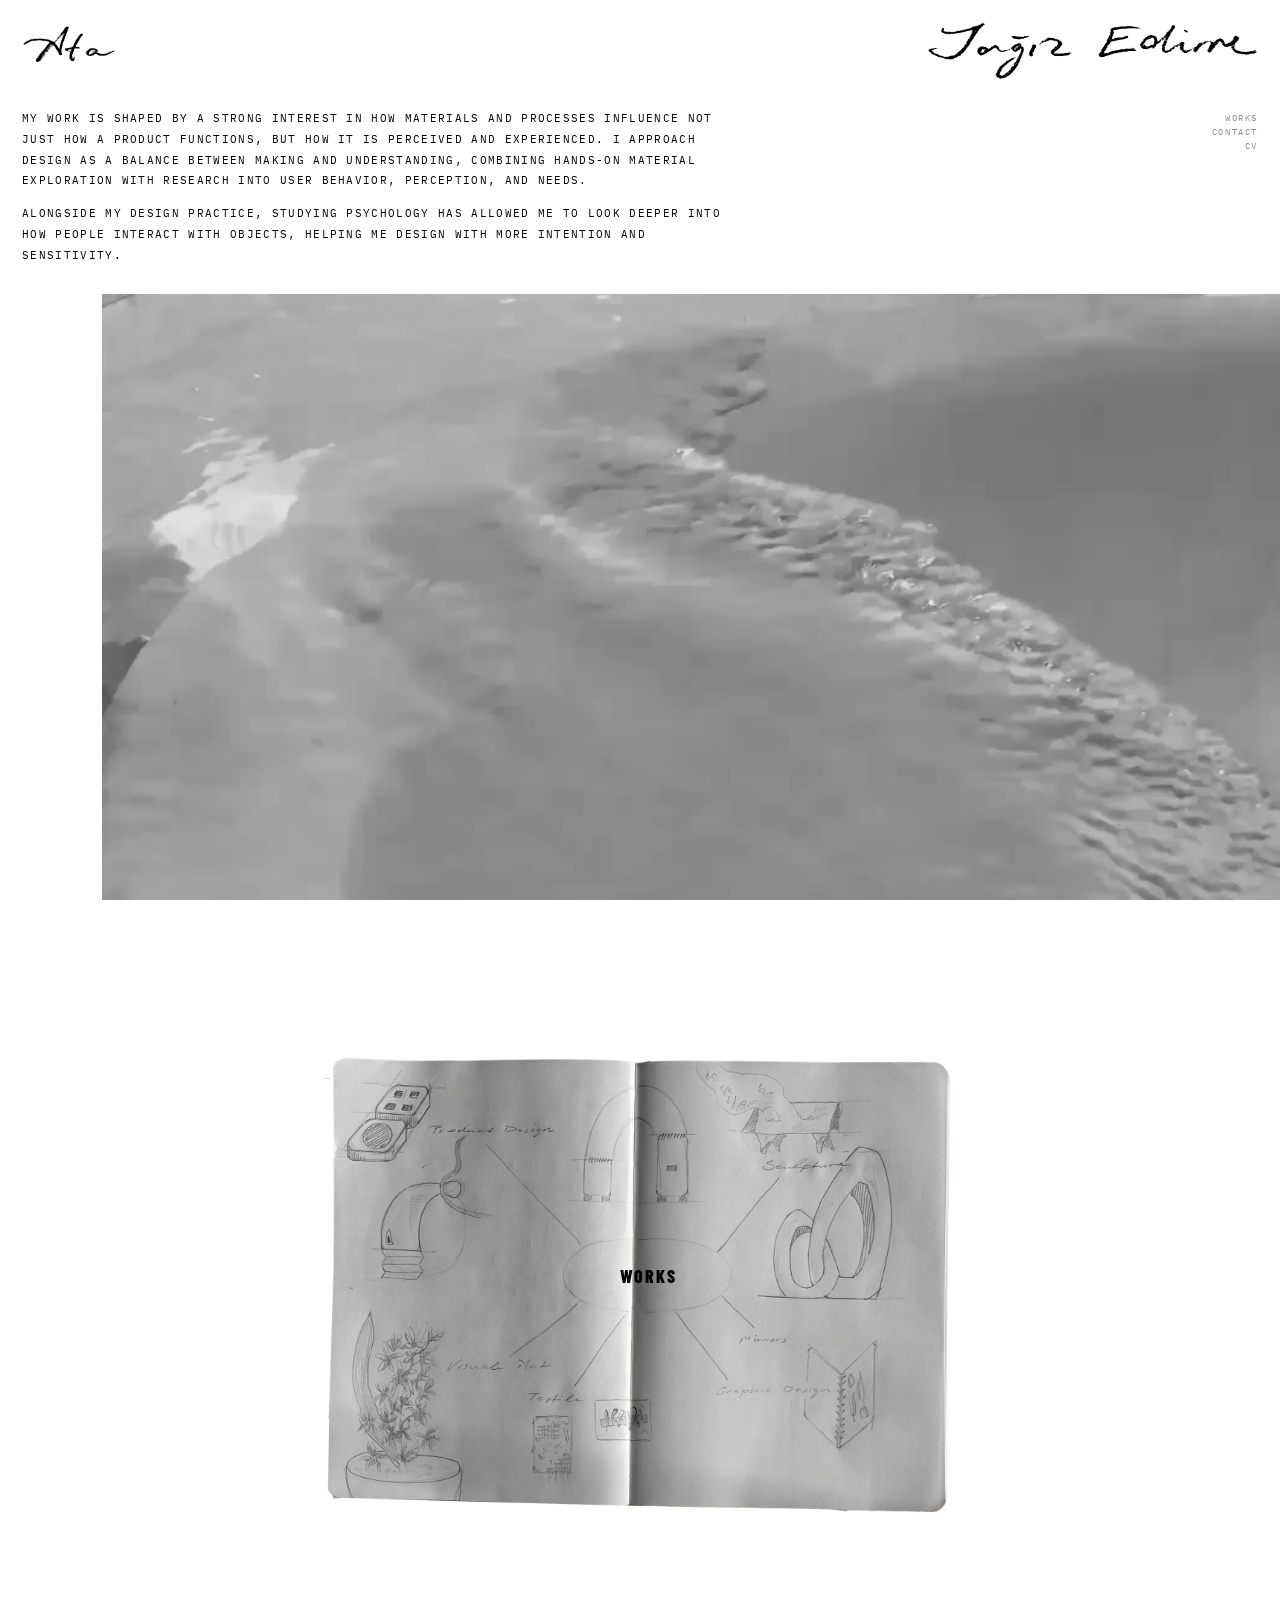
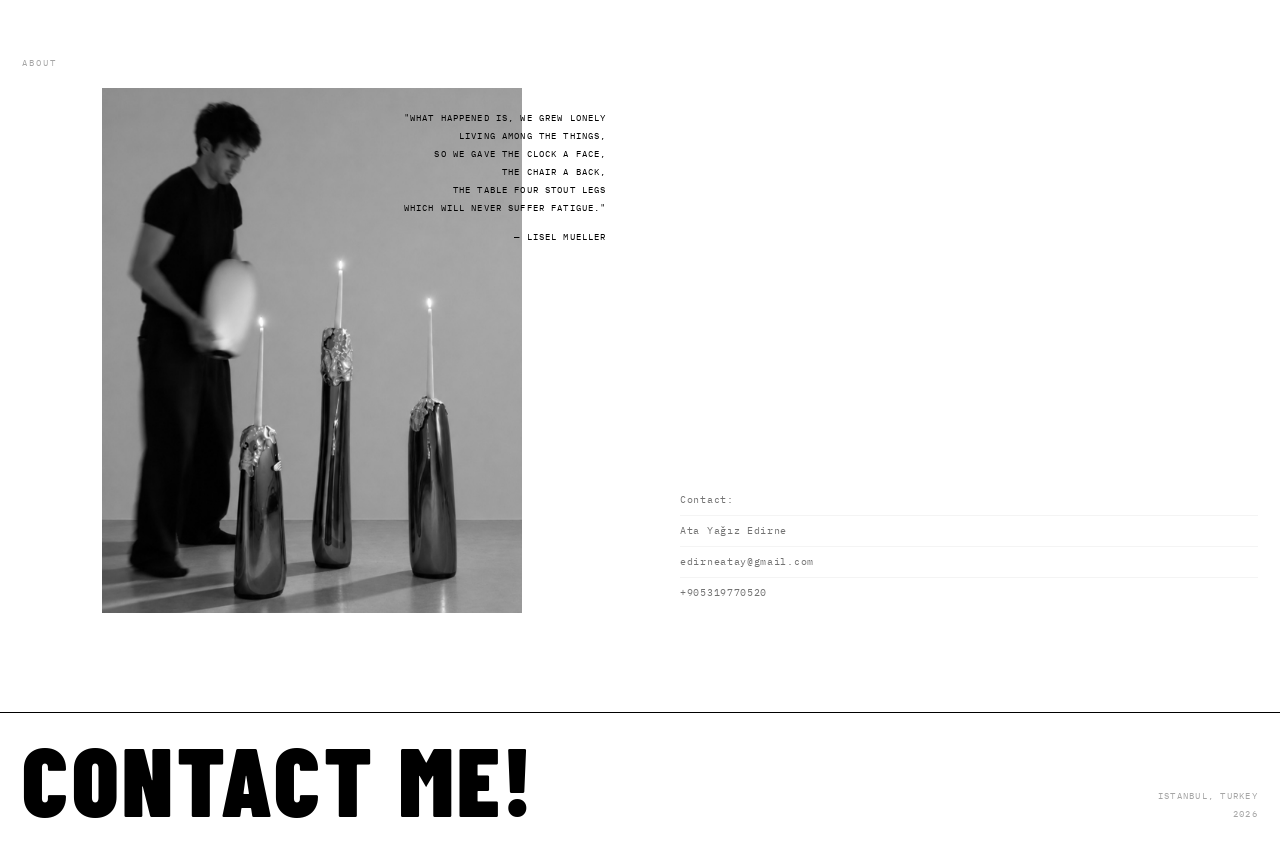
<file: index.html>
<!DOCTYPE html>
<html lang="fr">
<head>
  <meta charset="UTF-8" />
  <meta name="viewport" content="width=device-width, initial-scale=1.0" />
  <title>Ata Yağız Edirne</title>

  <link rel="preconnect" href="https://fonts.googleapis.com" />
  <link rel="preconnect" href="https://fonts.gstatic.com" crossorigin />
  <link href="https://fonts.googleapis.com/css2?family=Barlow+Condensed:wght@400;600;700;800;900&family=IBM+Plex+Mono:wght@400;500&display=swap" rel="stylesheet" />

  <link rel="stylesheet" href="style.css" />
  <link rel="preload" as="image" href="images/signature-ata.png" />
  <link rel="preload" as="image" href="images/signature-yagiz-edirne.png" />
</head>
<body>

  <!-- ─── Navigation ─── -->
  <nav>
    <span class="nav-word" id="nav-left"></span>
    <span class="nav-word nav-word--right" id="nav-right"></span>
    <div class="nav-links">
      <a href="project.html?p=0">Works</a>
      <a href="contact.html">Contact</a>
      <a href="cv.html">CV</a>
    </div>
  </nav>

  <!-- ─── Hero ─── -->
  <section class="hero" id="hero">

    <!-- Taglines: above image, z-index high -->
    <div class="hero-taglines" id="hero-taglines"></div>

    <!-- First 2 headline lines sit above image -->
    <div class="hero-headlines-above" id="hero-headlines-above"></div>

    <!-- Hero image layer -->
    <div class="hero-image-wrap" id="hero-image-wrap">
      <img id="hero-img" src="" alt="" />
<div class="hero-credits" id="hero-credits"></div>
    </div>

    <!-- Last headline line ghosts over image -->
    <div class="hero-headlines-over" id="hero-headlines-over"></div>

    <!-- SAUVAGES stamp at bottom -->
    <div class="hero-stamp" id="hero-stamp"></div>

  </section>

  <!-- ─── Projects ─── -->
  <section class="projects" id="projects">
    <div class="book">
      <img src="images/sketchbook.jpg" width="1720" height="1265" alt="Sketchbook spread with sketches of my work" />
      <a class="book-link" id="book-link" href="project.html?p=0"><span id="book-link-title">Works</span></a>
    </div>
  </section>

  <!-- ─── About ─── -->
  <section class="about" id="about">
    <div class="about-left fade-in">
      <p class="about-label">About</p>
      <div class="about-figure" id="about-figure">
        <div class="about-photo" id="about-photo"></div>
      </div>
    </div>
    <div class="about-right fade-in">
      <div class="about-credits-block" id="about-credits"></div>
    </div>
  </section>

  <!-- ─── Footer ─── -->
  <footer>
    <div class="footer-name" id="footer-name"></div>
    <div class="footer-meta" id="footer-meta"></div>
  </footer>

  <script src="config.js"></script>
  <script src="main.js"></script>
</body>
</html>
</file>
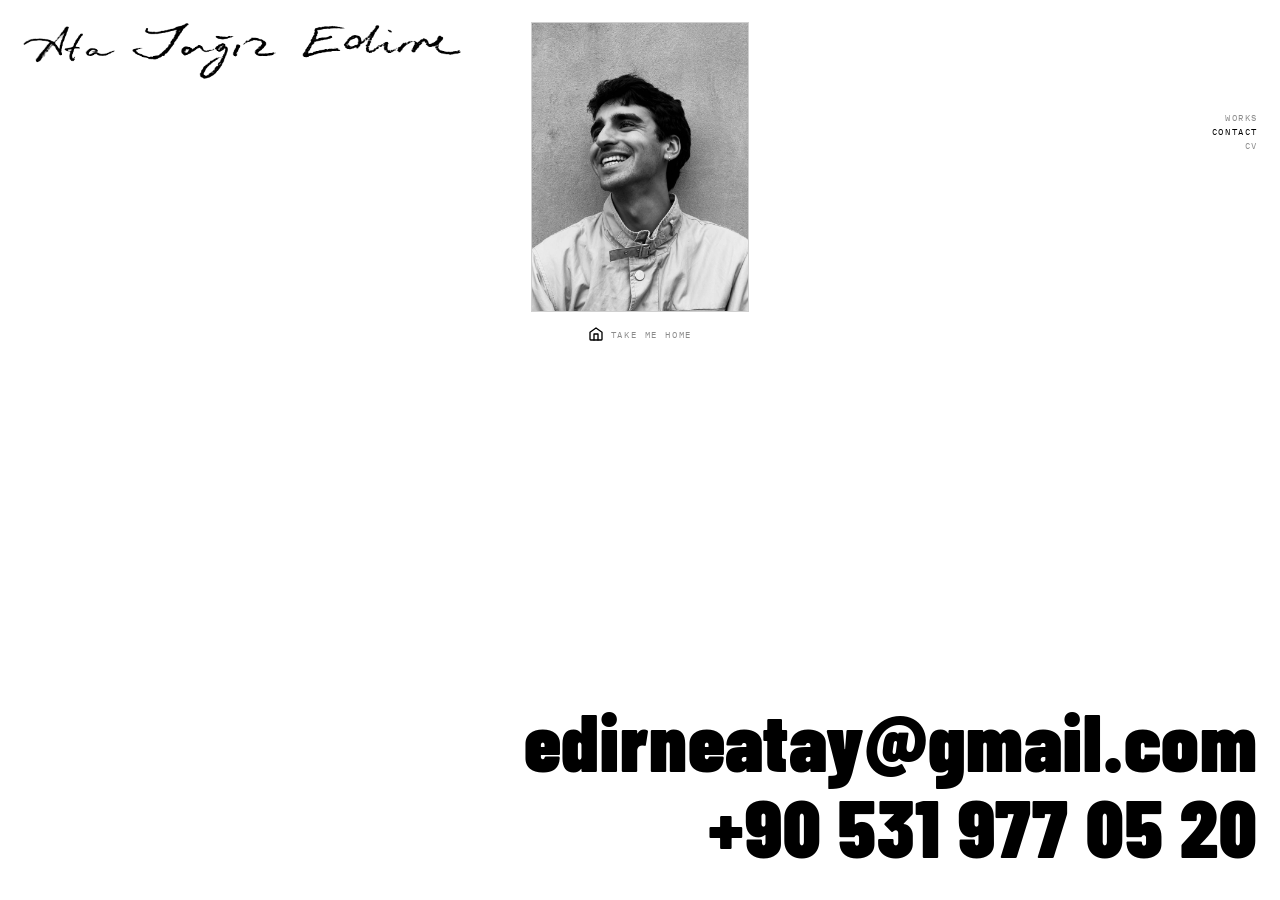
<file: contact.html>
<!DOCTYPE html>
<html lang="en">
<head>
  <meta charset="UTF-8" />
  <meta name="viewport" content="width=device-width, initial-scale=1.0" />
  <title>Contact — Ata Yağız Edirne</title>

  <link rel="preconnect" href="https://fonts.googleapis.com" />
  <link rel="preconnect" href="https://fonts.gstatic.com" crossorigin />
  <link href="https://fonts.googleapis.com/css2?family=Barlow+Condensed:wght@400;600;700;800;900&family=IBM+Plex+Mono:wght@400;500&display=swap" rel="stylesheet" />

  <style>
    *, *::before, *::after { box-sizing: border-box; margin: 0; padding: 0; }

    :root {
      --black: #000;
      --white: #fff;
      --font-display: 'Barlow Condensed', 'Arial Narrow', Arial, sans-serif;
      --font-mono: 'IBM Plex Mono', 'Courier New', monospace;
      --gutter: 22px;
      --sig-h: clamp(32px, 4.6vw, 58px);
    }

html, body {
      height: 100%;
      background: var(--white);
      color: var(--black);
      font-family: var(--font-display);
      overflow: hidden;
    }

    .contact-page {
      height: 100vh;
      display: flex;
      flex-direction: column;
    }

    /* ── Top section ── */
    .top {
      flex: 1;
      display: grid;
      grid-template-columns: 1fr auto 1fr;
      align-items: start;
      padding: var(--gutter);
      gap: 32px;
      min-height: 0;
    }

    /* Left col */
    .top-left {
      display: flex;
      flex-direction: column;
      gap: 18px;
    }

    .studio-name {
      display: flex;
      align-items: flex-start;
      gap: calc(var(--sig-h) * 0.25);
      line-height: 1;
    }
    .sig-img { display: block; height: var(--sig-h); width: auto; }

    .photo-row {
      display: flex;
      flex-direction: row;
      align-items: flex-end;
      gap: 18px;
    }

    .intro-text {
      font-family: var(--font-mono);
      font-size: 9px;
      letter-spacing: 0.2em;
      text-transform: uppercase;
      line-height: 1.75;
      color: rgba(0,0,0,0.45);
      text-align: left;
      max-width: 32ch;
    }

    /* Center col: photo + take me home centered, intro floats right of photo */
    .top-center {
      display: flex;
      flex-direction: column;
      align-items: center;
      gap: 14px;
    }

    .photo-placeholder {
      position: relative;
      width: clamp(120px, 17vw, 240px);
      aspect-ratio: 3/4;
      background: #e8e8e8;
      border: 1px solid rgba(0,0,0,0.1);
      overflow: hidden;
    }

    .photo-placeholder img {
      width: 100%;
      height: 100%;
      object-fit: cover;
      display: block;
    }

    .nav-home {
      display: flex;
      flex-direction: row;
      align-items: center;
      gap: 7px;
      text-decoration: none;
      white-space: nowrap;
    }
    .nav-home svg {
      width: 16px; height: 16px;
      flex-shrink: 0;
      color: var(--black);
    }
    .nav-home-label {
      font-family: var(--font-mono);
      font-size: 9px;
      letter-spacing: 0.2em;
      text-transform: uppercase;
      color: var(--black);
      opacity: 0.45;
      transition: opacity 0.2s;
    }
    .nav-home:hover .nav-home-label { opacity: 1; }

    /* Right col: nav links */
    .top-right {
      display: flex;
      flex-direction: column;
      align-items: flex-end;
      gap: 3px;
      margin-top: clamp(52px, 7vw, 96px);
    }

    .top-right a {
      font-family: var(--font-mono);
      font-size: 9px;
      letter-spacing: 0.18em;
      text-transform: uppercase;
      color: var(--black);
      text-decoration: none;
      opacity: 0.45;
      transition: opacity 0.2s;
    }
    .top-right a:hover,
    .top-right a.active { opacity: 1; }

    /* ── Bottom section ── */
    .bottom {
      padding: clamp(12px, 2vw, 28px) var(--gutter) clamp(16px, 2.5vw, 32px);
    }

    .contact-big {
      display: block;
      font-family: var(--font-display);
      font-weight: 900;
      font-size: clamp(30px, 6.4vw, 100px);
      letter-spacing: 0.01em;
      text-transform: lowercase;
      line-height: 1.05;
      text-decoration: none;
      color: var(--black);
      transition: opacity 0.2s;
      white-space: nowrap;
      text-align: right;
    }
    .contact-big:hover { opacity: 0.45; }
  
    /* phones: one column, page scrolls */
    @media (max-width: 700px) {
      :root { --gutter: 14px; }
      html, body { height: auto; overflow-y: auto; }
      .contact-page { height: auto; min-height: 100vh; }
      .top { grid-template-columns: 1fr; gap: 22px; align-items: start; align-content: start; justify-items: start; }
      .top-left { order: 1; }
      .top-right { order: 2; margin-top: 0; flex-direction: row; align-items: flex-start; gap: 18px; }
      .top-center { order: 3; }
      .contact-big { font-size: clamp(22px, 7vw, 46px); }
    }
  </style>
  <link rel="preload" as="image" href="images/signature-ata.png" />
  <link rel="preload" as="image" href="images/signature-yagiz-edirne.png" />
</head>
<body>

  <div class="contact-page">

    <div class="top">
      <!-- Left -->
      <div class="top-left">
        <span class="studio-name"><span id="name-ata"><img class="sig-img" src="images/signature-ata.png" width="291" height="179" alt="Ata"></span><span id="name-rest"><img class="sig-img" src="images/signature-yagiz-edirne.png" width="1022" height="179" alt="Yağız Edirne"></span></span>
      </div>

      <!-- Center: photo + intro side by side, take me home below -->
      <div class="top-center">
        <div class="photo-placeholder">
          <img src="images/ben.png" alt="Ata Yağız Edirne" />
        </div>
        <a class="nav-home" href="index.html">
          <svg viewBox="0 0 24 24" fill="none" stroke="currentColor" stroke-width="2" stroke-linecap="round" stroke-linejoin="round">
            <path d="M3 9.5L12 3l9 6.5V20a1 1 0 0 1-1 1H4a1 1 0 0 1-1-1V9.5z"/>
            <polyline points="9 21 9 12 15 12 15 21"/>
          </svg>
          <span class="nav-home-label">Take me home</span>
        </a>
      </div>


      <!-- Right: nav links -->
      <div class="top-right">
        <a href="project.html?p=0">Works</a>
        <a href="contact.html" class="active">Contact</a>
        <a href="cv.html">CV</a>
      </div>
    </div>

    <!-- Bottom big contact -->
    <div class="bottom">
      <a class="contact-big" href="mailto:edirneatay@gmail.com">edirneatay@gmail.com</a>
      <a class="contact-big" href="tel:+905319770520">+90 531 977 05 20</a>
    </div>

  </div>

  <script>
  (function () {

    /* Reverse of the slide-in: name slides back to the right before leaving */
    let leaving = false;
    document.querySelectorAll('.top-right a:not(.active), .nav-home').forEach(function (link) {
      link.addEventListener('click', function (e) {
        if (e.metaKey || e.ctrlKey || e.shiftKey || e.altKey || e.button !== 0) return;
        e.preventDefault();
        if (leaving) return;
        leaving = true;

        const href = this.href;
        const el = document.getElementById('name-rest');
        const rect = el.getBoundingClientRect();
        // the inline span's box is taller than its line (line-height:1), so take the top from the block line box
        const lineTop = el.parentElement.getBoundingClientRect().top;
        const cs = getComputedStyle(el);
        const gutter = parseFloat(getComputedStyle(document.documentElement).getPropertyValue('--gutter')) || 22;
        const targetLeft = document.documentElement.clientWidth - gutter - rect.width;

        const clone = el.cloneNode(true);
        clone.removeAttribute('id');
        clone.style.cssText = [
          'position:fixed',
          'top:' + lineTop + 'px',
          'left:' + rect.left + 'px',
          'margin:0',
          'z-index:9999',
          'pointer-events:none',
          'transition:left 0.8s cubic-bezier(0.77,0,0.18,1)',
          'font-family:var(--font-display)',
          'font-weight:900',
          'font-size:' + cs.fontSize,
          'letter-spacing:' + cs.letterSpacing,
          'text-transform:uppercase',
          'line-height:1',
          'white-space:nowrap'
        ].join(';');
        document.body.appendChild(clone);
      clone.getBoundingClientRect(); // commit the start position so the transition always runs
        el.style.visibility = 'hidden';

        requestAnimationFrame(function () {
          requestAnimationFrame(function () { clone.style.left = targetLeft + 'px'; });
        });

        setTimeout(function () { window.location.href = href; }, 780);
      });
    });
  })();
  </script>
</body>
</html>
</file>
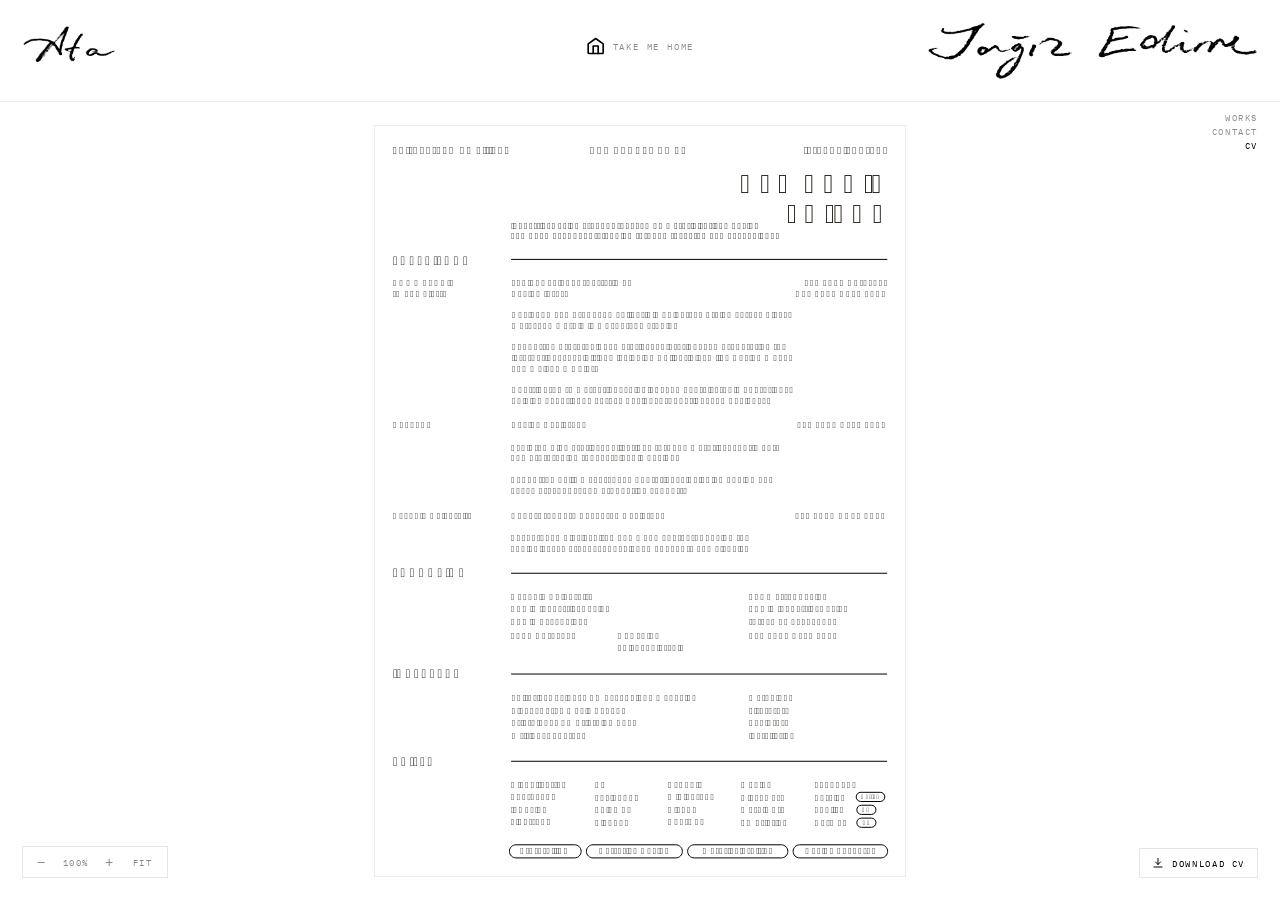
<file: cv.html>
<!DOCTYPE html>
<html lang="en">
<head>
  <meta charset="UTF-8" />
  <meta name="viewport" content="width=device-width, initial-scale=1.0" />
  <title>CV — Ata Yağız Edirne</title>

  <link rel="preconnect" href="https://fonts.googleapis.com" />
  <link rel="preconnect" href="https://fonts.gstatic.com" crossorigin />
  <link href="https://fonts.googleapis.com/css2?family=Barlow+Condensed:wght@400;600;700;800;900&family=IBM+Plex+Mono:wght@400;500&display=swap" rel="stylesheet" />

  <style>
    *, *::before, *::after { box-sizing: border-box; margin: 0; padding: 0; }

    :root {
      --black: #000;
      --white: #fff;
      --font-display: 'Barlow Condensed', 'Arial Narrow', Arial, sans-serif;
      --font-mono: 'IBM Plex Mono', 'Courier New', monospace;
      --gutter: 22px;
      --nav-height: calc(var(--gutter) * 2 + var(--sig-h)); /* same height as the home page bar */
      --sig-h: clamp(32px, 4.6vw, 58px);
    }

    html, body {
      height: 100%;
      overflow: hidden;
      background: var(--white);
      color: var(--black);
      font-family: var(--font-display);
    }

    /* Nav */
    nav {
      position: fixed;
      inset: 0 0 auto 0;
      z-index: 200;
      height: var(--nav-height);
      display: flex;
      justify-content: space-between;
      align-items: flex-start;
      padding: var(--gutter);
      background: rgba(255,255,255,0.93);
      backdrop-filter: blur(6px);
      border-bottom: 1px solid rgba(0,0,0,0.08);
    }

    .sig-img { display: block; height: var(--sig-h); width: auto; }

    .nav-word {
      font-family: var(--font-display);
      font-weight: 900;
      font-size: clamp(26px, 3.8vw, 56px);
      letter-spacing: 0.06em;
      text-transform: uppercase;
      line-height: 1;
      color: var(--black);
      text-decoration: none;
    }

    /* Center home link */
    .nav-home {
      position: absolute;
      left: 50%;
      top: var(--gutter);
      transform: translateX(-50%);
      display: flex;
      flex-direction: row;
      align-items: center;
      gap: 7px;
      text-decoration: none;
      white-space: nowrap;
      height: clamp(26px, 3.8vw, 56px);
    }

    .nav-home svg {
      width: 20px;
      height: 20px;
      flex-shrink: 0;
      color: var(--black);
    }

    .nav-home-label {
      font-family: var(--font-mono);
      font-size: 9px;
      letter-spacing: 0.2em;
      text-transform: uppercase;
      color: var(--black);
      opacity: 0.45;
      transition: opacity 0.2s;
    }
    .nav-home:hover .nav-home-label { opacity: 1; }

    /* Right side links */
    .nav-links {
      position: absolute;
      top: var(--gutter);
      right: var(--gutter);
      display: flex;
      flex-direction: column;
      align-items: flex-end;
      gap: 3px;
      margin-top: clamp(52px, 7vw, 96px);
    }

    .nav-links a {
      font-family: var(--font-mono);
      font-size: 9px;
      letter-spacing: 0.18em;
      text-transform: uppercase;
      color: var(--black);
      text-decoration: none;
      opacity: 0.45;
      transition: opacity 0.2s;
    }
    .nav-links a:hover { opacity: 1; }
    .nav-links a.active { opacity: 1; }

    /* PDF fills remaining viewport */
    .cv-embed-wrap {
      position: fixed;
      inset: var(--nav-height) 0 0 0;
    }

    .cv-embed-wrap embed {
      display: block;
      width: 100%;
      height: 100%;
      border: none;
    }

    /* Zoomable viewer (pdf.js) */
    .cv-scroll {
      position: absolute;
      inset: 0;
      overflow: auto;
      display: flex;
      background: var(--white);
      touch-action: pan-x pan-y;
    }
    .cv-scroll canvas {
      display: block;
      margin: auto;
      flex-shrink: 0;
      box-shadow: 0 0 0 1px rgba(0,0,0,0.08);
    }

    .cv-zoom {
      position: fixed;
      left: var(--gutter);
      bottom: var(--gutter);
      z-index: 150;
      display: flex;
      align-items: center;
      gap: 14px;
      font-family: var(--font-mono);
      font-size: 9px;
      letter-spacing: 0.18em;
      text-transform: uppercase;
      padding: 8px 12px;
      background: rgba(255,255,255,0.93);
      backdrop-filter: blur(6px);
      border: 1px solid rgba(0,0,0,0.1);
    }
    .cv-zoom button {
      font: inherit;
      letter-spacing: inherit;
      text-transform: inherit;
      color: var(--black);
      background: none;
      border: 0;
      padding: 0 2px;
      cursor: pointer;
      opacity: 0.45;
      transition: opacity 0.2s;
    }
    .cv-zoom button:hover { opacity: 1; }
    .cv-zoom .cv-zoom-btn { font-size: 14px; line-height: 1; }
    .cv-download {
      position: fixed;
      right: var(--gutter);
      bottom: var(--gutter);
      z-index: 150;
      display: flex;
      align-items: center;
      gap: 8px;
      font-family: var(--font-mono);
      font-size: 9px;
      letter-spacing: 0.18em;
      text-transform: uppercase;
      text-decoration: none;
      color: var(--black);
      padding: 8px 12px;
      background: rgba(255,255,255,0.93);
      backdrop-filter: blur(6px);
      border: 1px solid rgba(0,0,0,0.1);
      transition: background 0.2s, color 0.2s;
    }
    .cv-download svg { width: 12px; height: 12px; flex-shrink: 0; }
    .cv-download:hover { background: var(--black); color: var(--white); }
    .cv-zoom-level { min-width: 4ch; text-align: center; opacity: 0.45; }
  
    /* phones: the links move into the top bar (second row), the centre button is hidden (the Works link and back link do its job) */
    @media (max-width: 600px) {
      :root { --gutter: 14px; --nav-height: calc(var(--gutter) * 2 + var(--sig-h) + 24px); }
      nav { flex-wrap: wrap; align-content: flex-start; }
      .nav-home { display: none; }
      .nav-links { position: static; width: 100%; margin: 10px 0 0; flex-direction: row; justify-content: flex-end; gap: 18px; }
    }
  </style>
  <link rel="preload" as="image" href="images/signature-ata.png" />
  <link rel="preload" as="image" href="images/signature-yagiz-edirne.png" />
</head>
<body>

  <nav>
    <span class="nav-word" id="nav-left"><img class="sig-img" src="images/signature-ata.png" width="291" height="179" alt="Ata"></span>

    <a class="nav-home" href="index.html">
      <svg viewBox="0 0 24 24" fill="none" stroke="currentColor" stroke-width="2" stroke-linecap="round" stroke-linejoin="round">
        <path d="M3 9.5L12 3l9 6.5V20a1 1 0 0 1-1 1H4a1 1 0 0 1-1-1V9.5z"/>
        <polyline points="9 21 9 12 15 12 15 21"/>
      </svg>
      <span class="nav-home-label">Take me home</span>
    </a>

    <span class="nav-word" id="nav-right"><img class="sig-img" src="images/signature-yagiz-edirne.png" width="1022" height="179" alt="Yağız Edirne"></span>

    <div class="nav-links">
      <a href="project.html?p=0">Works</a>
      <a href="contact.html">Contact</a>
      <a href="cv.html" class="active">CV</a>
    </div>
  </nav>

  <div class="cv-embed-wrap" id="cv-wrap">
    <embed src="cv.pdf#zoom=page-fit" type="application/pdf" />
  </div>

  <a class="cv-download" href="cv.pdf" download="Ata_Yagiz_Edirne_CV.pdf">
    <svg viewBox="0 0 24 24" fill="none" stroke="currentColor" stroke-width="2" stroke-linecap="round" stroke-linejoin="round" aria-hidden="true"><path d="M12 3v12"/><polyline points="7 10 12 15 17 10"/><path d="M4 20h16"/></svg>
    Download CV
  </a>

  <div class="cv-zoom" id="cv-zoom" hidden>
    <button class="cv-zoom-btn" id="zoom-out" aria-label="Zoom out">&minus;</button>
    <span class="cv-zoom-level" id="zoom-level">100%</span>
    <button class="cv-zoom-btn" id="zoom-in" aria-label="Zoom in">+</button>
    <button id="zoom-fit">Fit</button>
  </div>

  <script>
  /* Download CV: save the file straight away instead of opening it in the browser */
  (function () {
    const btn = document.querySelector('.cv-download');
    if (!btn) return;

    function getBlob() {
      return fetch('cv.pdf').then(function (r) {
        if (!r.ok) throw new Error('fetch failed');
        return r.blob();
      }).catch(function () {
        // opened from disk (file://): use the embedded copy
        return new Promise(function (resolve, reject) {
          function make() {
            const bin = atob(window.CV_PDF_B64), data = new Uint8Array(bin.length);
            for (let i = 0; i < bin.length; i++) data[i] = bin.charCodeAt(i);
            resolve(new Blob([data], { type: 'application/pdf' }));
          }
          if (window.CV_PDF_B64) return make();
          const sc = document.createElement('script');
          sc.src = 'cv-data.js';
          sc.onload = make;
          sc.onerror = reject;
          document.head.appendChild(sc);
        });
      });
    }

    btn.addEventListener('click', function (e) {
      e.preventDefault();
      getBlob().then(function (blob) {
        const url = URL.createObjectURL(blob);
        const a = document.createElement('a');
        a.href = url;
        a.download = 'Ata_Yagiz_Edirne_CV.pdf';
        document.body.appendChild(a);
        a.click();
        a.remove();
        setTimeout(function () { URL.revokeObjectURL(url); }, 2000);
      }).catch(function () {
        window.location.href = btn.href; // last resort
      });
    });
  })();
  </script>

  <script src="vendor/pdf.min.js"></script>
  <script>
  /* Zoomable CV viewer; falls back to the browser's own PDF embed if pdf.js can't load */
  (function () {
    if (!window.pdfjsLib) return;
    pdfjsLib.GlobalWorkerOptions.workerSrc = 'vendor/pdf.worker.min.js';

    const wrap = document.getElementById('cv-wrap');
    const controls = document.getElementById('cv-zoom');
    const levelEl = document.getElementById('zoom-level');
    const MIN = 0.3, MAX = 4;           // relative to "fit"

    // fetch cv.pdf; if that is blocked (opened from disk, file://) use the embedded copy in cv-data.js
    function loadPdf() {
      return pdfjsLib.getDocument('cv.pdf').promise.catch(function () {
        return new Promise(function (resolve, reject) {
          const sc = document.createElement('script');
          sc.src = 'cv-data.js';
          sc.onload = function () {
            const bin = atob(window.CV_PDF_B64), data = new Uint8Array(bin.length);
            for (let i = 0; i < bin.length; i++) data[i] = bin.charCodeAt(i);
            pdfjsLib.getDocument({ data: data }).promise.then(resolve, reject);
          };
          sc.onerror = reject;
          document.head.appendChild(sc);
        });
      });
    }

    loadPdf().then(function (pdf) { return pdf.getPage(1); }).then(function (page) {
      const base = page.getViewport({ scale: 1 });
      const scroller = document.createElement('div');
      scroller.className = 'cv-scroll';
      const canvas = document.createElement('canvas');
      scroller.appendChild(canvas);
      wrap.innerHTML = '';
      wrap.appendChild(scroller);
      controls.hidden = false;

      let zoom = 1, renderTask = null, timer = null;
      const pad = 24;

      function fitScale() {
        return Math.min((scroller.clientWidth - pad * 2) / base.width, (scroller.clientHeight - pad * 2) / base.height);
      }

      function sizeCanvas() {
        const css = fitScale() * zoom;
        canvas.style.width  = base.width  * css + 'px';
        canvas.style.height = base.height * css + 'px';
        levelEl.textContent = Math.round(zoom * 100) + '%';
      }

      function render() {
        const css = fitScale() * zoom;
        const dpr = Math.min(window.devicePixelRatio || 1, 3);
        const vp = page.getViewport({ scale: css * dpr });
        const off = document.createElement('canvas');
        off.width = Math.floor(vp.width); off.height = Math.floor(vp.height);
        if (renderTask) renderTask.cancel();
        renderTask = page.render({ canvasContext: off.getContext('2d'), viewport: vp });
        renderTask.promise.then(function () {
          canvas.width = off.width; canvas.height = off.height;
          canvas.getContext('2d').drawImage(off, 0, 0);
        }).catch(function () {});
      }

      function setZoom(z, cx, cy) {
        z = Math.max(MIN, Math.min(MAX, z));
        if (z === zoom) return;
        const r = canvas.getBoundingClientRect(), s = scroller.getBoundingClientRect();
        const px = cx == null ? s.left + s.width / 2 : cx;
        const py = cy == null ? s.top + s.height / 2 : cy;
        const fx = (px - r.left) / r.width, fy = (py - r.top) / r.height;
        zoom = z;
        sizeCanvas();
        const n = canvas.getBoundingClientRect();
        scroller.scrollLeft += n.left + fx * n.width - px;
        scroller.scrollTop  += n.top  + fy * n.height - py;
        clearTimeout(timer);
        timer = setTimeout(render, 120);
      }

      sizeCanvas(); render();

      document.getElementById('zoom-in').addEventListener('click', function () { setZoom(zoom * 1.25); });
      document.getElementById('zoom-out').addEventListener('click', function () { setZoom(zoom / 1.25); });
      document.getElementById('zoom-fit').addEventListener('click', function () { setZoom(1); scroller.scrollTo(0, 0); });

      // pinch / ctrl+wheel zoom
      scroller.addEventListener('wheel', function (e) {
        if (!e.ctrlKey && !e.metaKey) return;
        e.preventDefault();
        setZoom(zoom * Math.exp(-e.deltaY * 0.01), e.clientX, e.clientY);
      }, { passive: false });

      // Safari trackpad pinch
      let gz = 1;
      scroller.addEventListener('gesturestart', function (e) { e.preventDefault(); gz = zoom; });
      scroller.addEventListener('gesturechange', function (e) { e.preventDefault(); setZoom(gz * e.scale, e.clientX, e.clientY); });

      window.addEventListener('keydown', function (e) {
        if (e.metaKey || e.ctrlKey || e.altKey) return;
        if (e.key === '+' || e.key === '=') setZoom(zoom * 1.25);
        else if (e.key === '-') setZoom(zoom / 1.25);
        else if (e.key === '0') { setZoom(1); scroller.scrollTo(0, 0); }
      });

      window.addEventListener('resize', function () { sizeCanvas(); clearTimeout(timer); timer = setTimeout(render, 120); });
    }).catch(function () { /* keep the <embed> fallback */ });
  })();
  </script>

  <script>
  (function () {
    const contactLink = document.querySelector('a[href="contact.html"]');

    if (contactLink) {
      
      contactLink.addEventListener('click', function (e) {
        e.preventDefault();
        const href = this.href;
        const rightEl = document.getElementById('nav-right');
        const leftEl  = document.getElementById('nav-left');
        const rightRect = rightEl.getBoundingClientRect();
        const leftRect  = leftEl.getBoundingClientRect();
        const leftImg = leftEl.querySelector('img');
        const sigH = leftImg ? leftImg.getBoundingClientRect().height : leftRect.height;
        const ataRatio = (leftImg && leftImg.naturalWidth) ? leftImg.naturalWidth / leftImg.naturalHeight : 291 / 179;
        // where the name sits on the contact page: after the "Ata" image plus the gap used there (0.25 × image height)
        const targetLeft = leftRect.left + sigH * ataRatio + sigH * 0.25;
        const targetTop  = leftRect.top;

        const clone = rightEl.cloneNode(true);
        clone.style.cssText = [
          'position:fixed',
          'top:' + rightRect.top + 'px',
          'left:' + rightRect.left + 'px',
          'margin:0',
          'z-index:9999',
          'pointer-events:none',
          'transition:left 0.8s cubic-bezier(0.77,0,0.18,1), top 0.8s cubic-bezier(0.77,0,0.18,1)',
          'font-family:var(--font-display)',
          'font-weight:900',
          'font-size:' + getComputedStyle(rightEl).fontSize,
          'letter-spacing:' + getComputedStyle(rightEl).letterSpacing,
          'text-transform:uppercase',
          'line-height:1',
          'white-space:nowrap'
        ].join(';');
        document.body.appendChild(clone);
      clone.getBoundingClientRect(); // commit the start position so the transition always runs
        rightEl.style.visibility = 'hidden';

        requestAnimationFrame(() => requestAnimationFrame(() => {
          clone.style.left = targetLeft + 'px';
          clone.style.top  = targetTop  + 'px';
        }));

        setTimeout(() => { window.location.href = href; }, 780);
      });
    }
  })();
  </script>
</body>
</html>
</file>
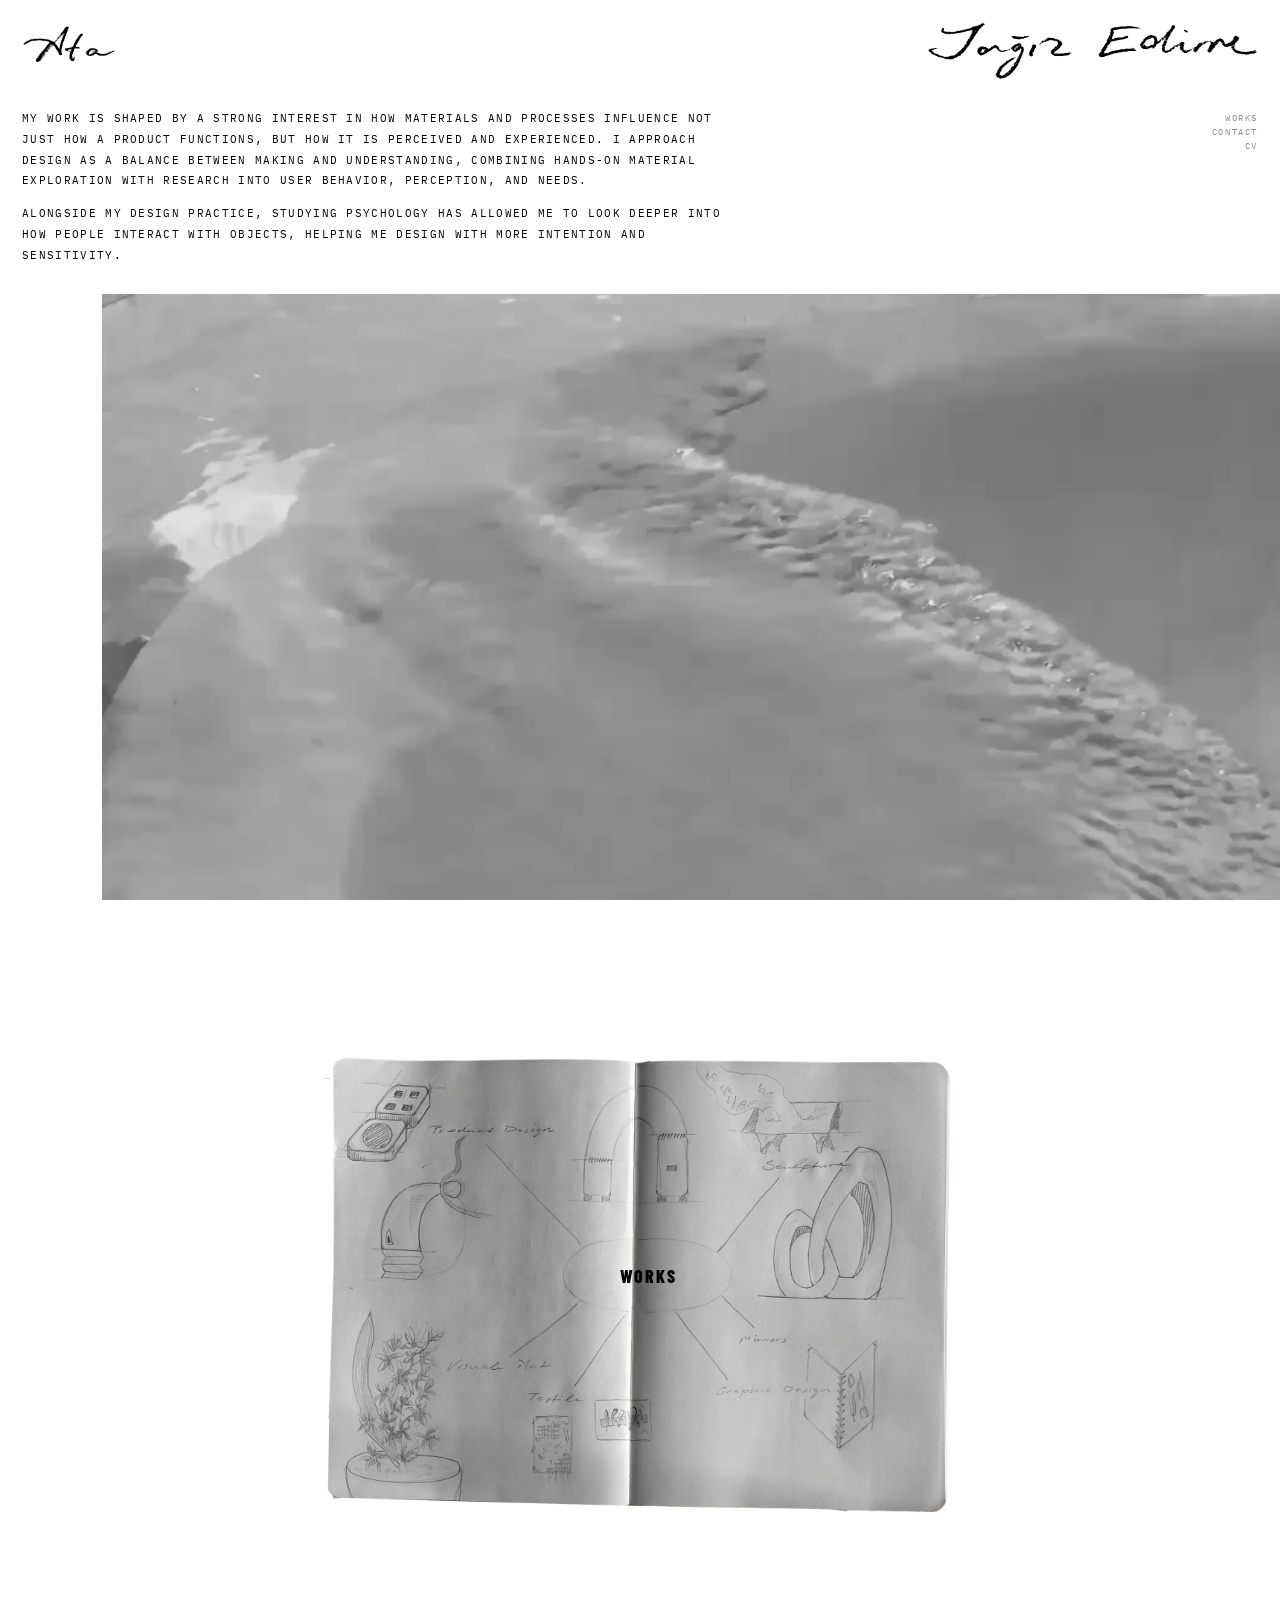
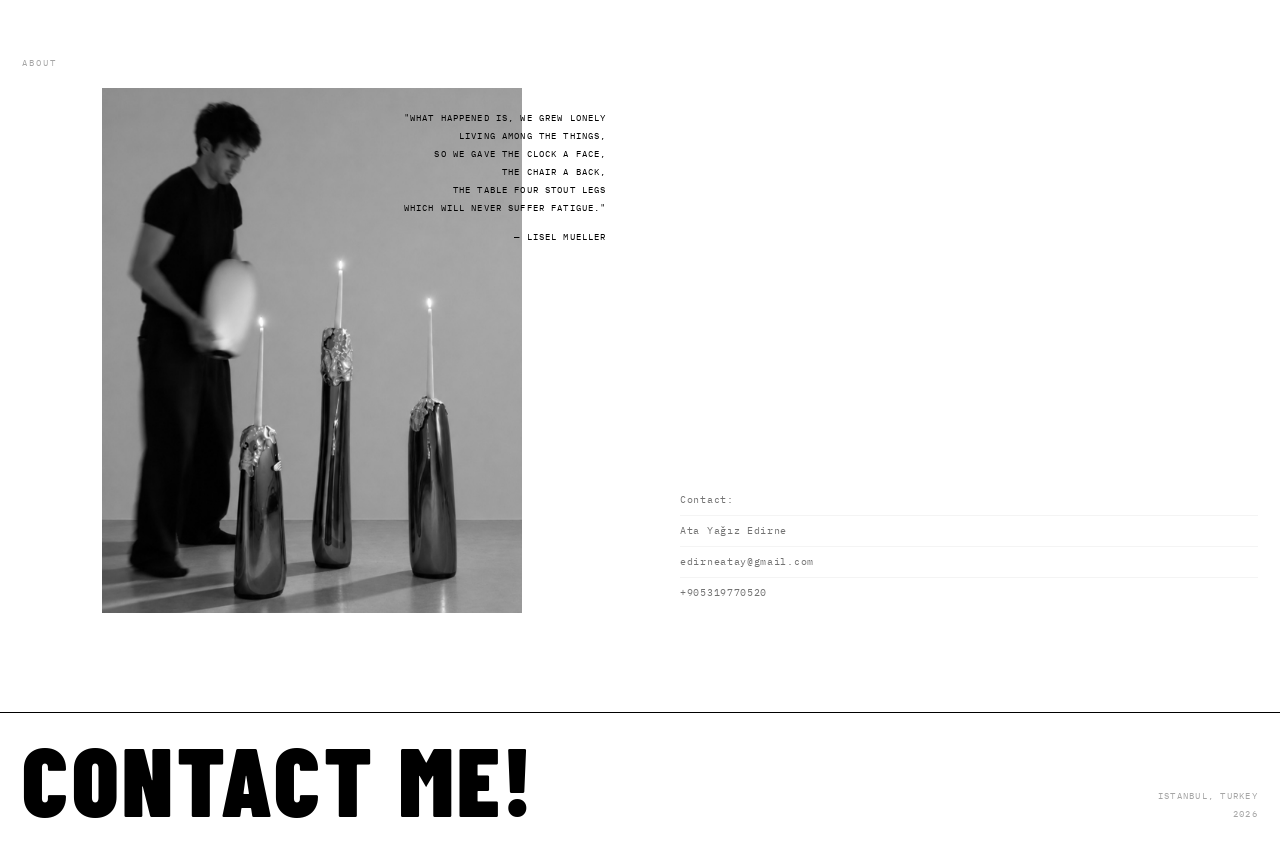
<file: project.html>
<!DOCTYPE html>
<html lang="en">
<head>
  <meta charset="UTF-8" />
  <meta name="viewport" content="width=device-width, initial-scale=1.0" />
  <title>Project — Ata Yağız Edirne</title>

  <link rel="preconnect" href="https://fonts.googleapis.com" />
  <link rel="preconnect" href="https://fonts.gstatic.com" crossorigin />
  <link href="https://fonts.googleapis.com/css2?family=Barlow+Condensed:wght@400;600;700;800;900&family=IBM+Plex+Mono:wght@400;500&display=swap" rel="stylesheet" />

  <style>
    *, *::before, *::after { box-sizing: border-box; margin: 0; padding: 0; }

    :root {
      --black: #000;
      --white: #fff;
      --font-display: 'Barlow Condensed', 'Arial Narrow', Arial, sans-serif;
      --font-mono: 'IBM Plex Mono', 'Courier New', monospace;
      --gutter: 22px;
      --sig-h: clamp(32px, 4.6vw, 58px);
      --nav-height: calc(var(--gutter) * 2 + var(--sig-h)); /* same height as the other pages */
    }

    html, body {
      background: var(--white);
      color: var(--black);
      font-family: var(--font-display);
    }

    /* Nav */
    nav {
      position: fixed;
      inset: 0 0 auto 0;
      z-index: 200;
      height: var(--nav-height);
      display: flex;
      justify-content: space-between;
      align-items: flex-start;
      padding: var(--gutter);
      background: rgba(255,255,255,0.93);
      backdrop-filter: blur(6px);
      border-bottom: 1px solid rgba(0,0,0,0.08);
    }

    .sig-img { display: block; height: var(--sig-h); width: auto; }

    .nav-word {
      font-family: var(--font-display);
      font-weight: 900;
      font-size: clamp(26px, 3.8vw, 56px);
      letter-spacing: 0.06em;
      text-transform: uppercase;
      line-height: 1;
      color: var(--black);
      text-decoration: none;
    }

    /* Center home link */
    .nav-home {
      position: absolute;
      left: 50%;
      top: var(--gutter);
      transform: translateX(-50%);
      display: flex;
      flex-direction: row;
      align-items: center;
      gap: 7px;
      text-decoration: none;
      white-space: nowrap;
      height: clamp(26px, 3.8vw, 56px);
    }

    .nav-home svg {
      width: 20px;
      height: 20px;
      flex-shrink: 0;
      color: var(--black);
    }

    .nav-home-label {
      font-family: var(--font-mono);
      font-size: 9px;
      letter-spacing: 0.2em;
      text-transform: uppercase;
      color: var(--black);
      opacity: 0.45;
      transition: opacity 0.2s;
    }
    .nav-home:hover .nav-home-label { opacity: 1; }

    /* Right side links */
    .nav-links {
      position: absolute;
      top: var(--gutter);
      right: var(--gutter);
      display: flex;
      flex-direction: column;
      align-items: flex-end;
      gap: 3px;
      margin-top: clamp(52px, 7vw, 96px);
    }

    .nav-links a {
      font-family: var(--font-mono);
      font-size: 9px;
      letter-spacing: 0.18em;
      text-transform: uppercase;
      color: var(--black);
      text-decoration: none;
      opacity: 0.45;
      transition: opacity 0.2s;
    }
    .nav-links a:hover { opacity: 1; }
    .nav-links a.active { opacity: 1; }

    /* Project page */
    main { padding-top: var(--nav-height); }

    /* Project name (top left); hovering it opens a small menu with the other projects */
    .project-switcher {
      position: relative;
      z-index: 50;
      display: inline-block;
      padding: 20px var(--gutter) 14px;
      outline: none;
    }

    .project-label {
      display: block;
      font-family: var(--font-mono);
      font-size: 9px;
      letter-spacing: 0.22em;
      text-transform: uppercase;
      opacity: 0.35;
      transition: opacity 0.2s;
      cursor: default;
    }
    .project-switcher:hover .project-label,
    .project-switcher:focus-within .project-label { opacity: 1; }

    .project-menu {
      position: absolute;
      top: 100%;
      left: var(--gutter);
      list-style: none;
      padding: 4px 0 0;
      display: flex;
      flex-direction: column;
      gap: 9px;
      opacity: 0;
      visibility: hidden;
      transform: translateY(-4px);
      transition: opacity 0.18s, transform 0.18s, visibility 0.18s;
    }
    .project-switcher:hover .project-menu,
    .project-switcher:focus-within .project-menu {
      opacity: 1;
      visibility: visible;
      transform: translateY(0);
    }

    .project-menu:empty { display: none; }

    .project-menu a {
      font-family: var(--font-mono);
      font-size: 9px;
      letter-spacing: 0.22em;
      text-transform: uppercase;
      color: var(--black);
      text-decoration: none;
      white-space: nowrap;
      opacity: 0.75;
      transition: opacity 0.2s;
    }
    .project-menu a:hover,
    .project-menu a:focus { opacity: 1; outline: none; }

    /* Image grid: 4 columns of portrait tiles with an even gap */
    .project-grid {
      display: grid;
      grid-template-columns: repeat(4, 1fr);
      gap: 26px;
      padding: 38px var(--gutter) 60px;
    }

    .project-tile {
      aspect-ratio: 4 / 5;
      background: #e8e8e8;
      overflow: hidden;
    }

    /* Hover: the whole picture turns frosted, product info slides in from the sides */
    .project-tile { position: relative; isolation: isolate; }
    a.project-tile { display: block; color: inherit; text-decoration: none; cursor: pointer; }
    .project-tile--info { outline: none; }

    .tile-frost {
      position: absolute;
      inset: 0;
      -webkit-backdrop-filter: blur(0px);
      backdrop-filter: blur(0px);
      transition: backdrop-filter 0.55s ease, -webkit-backdrop-filter 0.55s ease;
      pointer-events: none;
    }
    /* picture is mostly dark → all-white text, mostly light → all-black text; a soft tint keeps it readable either way */
    .project-tile--info { --txt: #fff; --tint: rgba(0, 0, 0, 0.3); }
    .project-tile--info[data-tone="light"] { --txt: #000; --tint: rgba(255, 255, 255, 0.4); }
    .tile-frost { background: rgba(0, 0, 0, 0); transition: backdrop-filter 0.55s ease, -webkit-backdrop-filter 0.55s ease, background 0.55s ease; }
    .project-tile--info:hover .tile-frost,
    .project-tile--info:focus-visible .tile-frost {
      -webkit-backdrop-filter: blur(14px);
      backdrop-filter: blur(14px);
      background: var(--tint);
    }

    .tile-text {
      position: absolute;
      z-index: 2;
      font-family: var(--font-mono);
      font-size: 9px;
      letter-spacing: 0.18em;
      text-transform: uppercase;
      line-height: 1.8;
      color: var(--txt, #fff);   /* all black or all white, picked per picture (see script) */
      opacity: 0;
      transition: opacity 0.45s ease, transform 0.55s cubic-bezier(0.22, 0.61, 0.36, 1);
      pointer-events: none;
    }
    .tile-name     { bottom: 16px; left: 14px;  transform: translateX(-28px); max-width: 48%; }
    .tile-category { bottom: 16px; right: 14px; transform: translateX(28px); text-align: right; max-width: 40%; }
    .tile-desc     { bottom: 16px; left: 14px;  transform: translateX(-28px); max-width: calc(100% - 28px); transition-delay: 0.08s; }

    .project-tile--info:hover .tile-text,
    .project-tile--info:focus-visible .tile-text { opacity: 1; transform: translateX(0); }

    .project-tile img {
      display: block;
      width: 100%;
      height: 100%;
      object-fit: cover;
    }

    @media (max-width: 900px) { .project-grid { grid-template-columns: repeat(3, 1fr); } }
    @media (max-width: 600px)  { .project-grid { grid-template-columns: repeat(2, 1fr); gap: 14px; } }
    @media (max-width: 560px)  { :root { --gutter: 14px; } }
  
    /* phones: the links move into the top bar (second row), the centre button is hidden (the Works link and back link do its job) */
    @media (max-width: 600px) {
      :root { --gutter: 14px; --nav-height: calc(var(--gutter) * 2 + var(--sig-h) + 24px); }
      nav { flex-wrap: wrap; align-content: flex-start; }
      .nav-home { display: none; }
      .nav-links { position: static; width: 100%; margin: 10px 0 0; flex-direction: row; justify-content: flex-end; gap: 18px; }
    }
  </style>
  <link rel="preload" as="image" href="images/signature-ata.png" />
  <link rel="preload" as="image" href="images/signature-yagiz-edirne.png" />
</head>
<body>

  <nav>
    <span class="nav-word" id="nav-left"><img class="sig-img" src="images/signature-ata.png" width="291" height="179" alt="Ata"></span>

    <a class="nav-home" href="index.html">
      <svg viewBox="0 0 24 24" fill="none" stroke="currentColor" stroke-width="2" stroke-linecap="round" stroke-linejoin="round">
        <path d="M3 9.5L12 3l9 6.5V20a1 1 0 0 1-1 1H4a1 1 0 0 1-1-1V9.5z"/>
        <polyline points="9 21 9 12 15 12 15 21"/>
      </svg>
      <span class="nav-home-label">Take me home</span>
    </a>

    <span class="nav-word" id="nav-right"><img class="sig-img" src="images/signature-yagiz-edirne.png" width="1022" height="179" alt="Yağız Edirne"></span>

    <div class="nav-links">
      <a href="project.html?p=0" class="active">Works</a>
      <a href="contact.html">Contact</a>
      <a href="cv.html">CV</a>
    </div>
  </nav>

  <main>
    <div class="project-switcher" tabindex="0">
      <span class="project-label" id="project-label"></span>
      <ul class="project-menu" id="project-menu"></ul>
    </div>
    <div class="project-grid" id="project-grid"></div>
  </main>

  <script src="config.js"></script>
  <script>
  (function () {
    const idx = parseInt(new URLSearchParams(location.search).get('p'), 10);
    const proj = CONFIG.projects[idx];
    if (!proj) { location.replace('index.html#projects'); return; }

    document.title = proj.title.replace(/\w\S*/g, function (w) { return w.charAt(0) + w.slice(1).toLowerCase(); }) + ' — Ata Yağız Edirne';
    document.getElementById('project-label').textContent = '— ' + proj.title;

    // small dropdown with the other projects
    const menu = document.getElementById('project-menu');
    CONFIG.projects.forEach(function (p, i) {
      if (i === idx) return;
      const li = document.createElement('li');
      const a = document.createElement('a');
      a.href = 'project.html?p=' + i;
      a.textContent = p.title;
      li.appendChild(a);
      menu.appendChild(li);
    });

    const grid = document.getElementById('project-grid');
    const MIN_TILES = 12; // grey placeholders fill the grid until there are real pictures
    const items = (proj.gallery || []).slice();
    while (items.length < MIN_TILES || items.length % 4) items.push({}); // fill the last row too
    items.forEach(function (item, n) {
      // every real entry is a link to its own page; the padding placeholders are plain boxes
      const isEntry = !!(item.image || item.label);
      const tile = document.createElement(isEntry ? 'a' : 'div');
      tile.className = 'project-tile';
      if (isEntry) {
        tile.href = 'work.html?p=' + idx + '&i=' + n;
        tile.setAttribute('aria-label', item.label || proj.title);
      }
      if (item.image) {
        const img = document.createElement('img');
        img.src = item.image;
        img.alt = item.label || proj.title;
        if (item.position) img.style.objectPosition = item.position; // which part of a wide picture stays in the tile
        if (item.zoom && item.zoom > 1) { // closer in: scale up around a point of the tile
          img.style.transform = 'scale(' + item.zoom + ')';
          img.style.transformOrigin = item.origin || '50% 50%';
        }
        img.loading = 'lazy';
        tile.appendChild(img);

        // text colour for the hover: look at the part of the picture that is visible in the tile
        // and use black on a light picture, white on a dark one (white if the picture can't be read)
        const pickTone = function () {
          try {
            const iw = img.naturalWidth, ih = img.naturalHeight;
            if (!iw || !ih) return;
            const ta = (tile.clientWidth || 4) / (tile.clientHeight || 5);
            const pos = (item.position || '50% 50%').split(/\s+/).map(function (v) { return parseFloat(v) / 100; });
            const px = isNaN(pos[0]) ? 0.5 : pos[0], py = isNaN(pos[1]) ? 0.5 : pos[1];
            let cw = iw, ch = ih;
            if (iw / ih > ta) cw = ih * ta; else ch = iw / ta;
            let sx = (iw - cw) * px, sy = (ih - ch) * py;
            if (item.zoom && item.zoom > 1) {
              const o = (item.origin || '50% 50%').split(/\s+/).map(function (v) { return parseFloat(v) / 100; });
              const ox = isNaN(o[0]) ? 0.5 : o[0], oy = isNaN(o[1]) ? 0.5 : o[1], z = item.zoom;
              sx += cw * ox * (1 - 1 / z); sy += ch * oy * (1 - 1 / z);
              cw /= z; ch /= z;
            }
            const cv = document.createElement('canvas');
            cv.width = cv.height = 24;
            const cx = cv.getContext('2d', { willReadFrequently: true });
            cx.drawImage(img, sx, sy, cw, ch, 0, 0, 24, 24);
            const d = cx.getImageData(0, 0, 24, 24).data;
            let sum = 0;
            for (let k = 0; k < d.length; k += 4) sum += 0.2126 * d[k] + 0.7152 * d[k + 1] + 0.0722 * d[k + 2];
            tile.dataset.tone = (sum / (d.length / 4)) / 255 > 0.58 ? 'light' : 'dark';
          } catch (e) { /* stays white */ }
        };
        if (img.complete) pickTone(); else img.addEventListener('load', pickTone);

        // frosted lower part + product info (name, category, explanation) on hover
        tile.classList.add('project-tile--info');
        const frost = document.createElement('div');
        frost.className = 'tile-frost';
        tile.appendChild(frost);
        [['tile-name', item.label], ['tile-category', item.category]].forEach(function (pair) {
          if (!pair[1]) return;
          const t = document.createElement('div');
          t.className = 'tile-text ' + pair[0];
          t.textContent = pair[1];
          tile.appendChild(t);
        });
      }
      grid.appendChild(tile);
    });
  })();
  </script>

  <script>
  (function () {
    const contactLink = document.querySelector('a[href="contact.html"]');

    if (contactLink) {
      
      contactLink.addEventListener('click', function (e) {
        e.preventDefault();
        const href = this.href;
        const rightEl = document.getElementById('nav-right');
        const leftEl  = document.getElementById('nav-left');
        const rightRect = rightEl.getBoundingClientRect();
        const leftRect  = leftEl.getBoundingClientRect();
        const leftImg = leftEl.querySelector('img');
        const sigH = leftImg ? leftImg.getBoundingClientRect().height : leftRect.height;
        const ataRatio = (leftImg && leftImg.naturalWidth) ? leftImg.naturalWidth / leftImg.naturalHeight : 291 / 179;
        // where the name sits on the contact page: after the "Ata" image plus the gap used there (0.25 × image height)
        const targetLeft = leftRect.left + sigH * ataRatio + sigH * 0.25;
        const targetTop  = leftRect.top;

        const clone = rightEl.cloneNode(true);
        clone.style.cssText = [
          'position:fixed',
          'top:' + rightRect.top + 'px',
          'left:' + rightRect.left + 'px',
          'margin:0',
          'z-index:9999',
          'pointer-events:none',
          'transition:left 0.8s cubic-bezier(0.77,0,0.18,1), top 0.8s cubic-bezier(0.77,0,0.18,1)',
          'font-family:var(--font-display)',
          'font-weight:900',
          'font-size:' + getComputedStyle(rightEl).fontSize,
          'letter-spacing:' + getComputedStyle(rightEl).letterSpacing,
          'text-transform:uppercase',
          'line-height:1',
          'white-space:nowrap'
        ].join(';');
        document.body.appendChild(clone);
      clone.getBoundingClientRect(); // commit the start position so the transition always runs
        rightEl.style.visibility = 'hidden';

        requestAnimationFrame(() => requestAnimationFrame(() => {
          clone.style.left = targetLeft + 'px';
          clone.style.top  = targetTop  + 'px';
        }));

        setTimeout(() => { window.location.href = href; }, 780);
      });
    }
  })();
  </script>
</body>
</html>
</file>
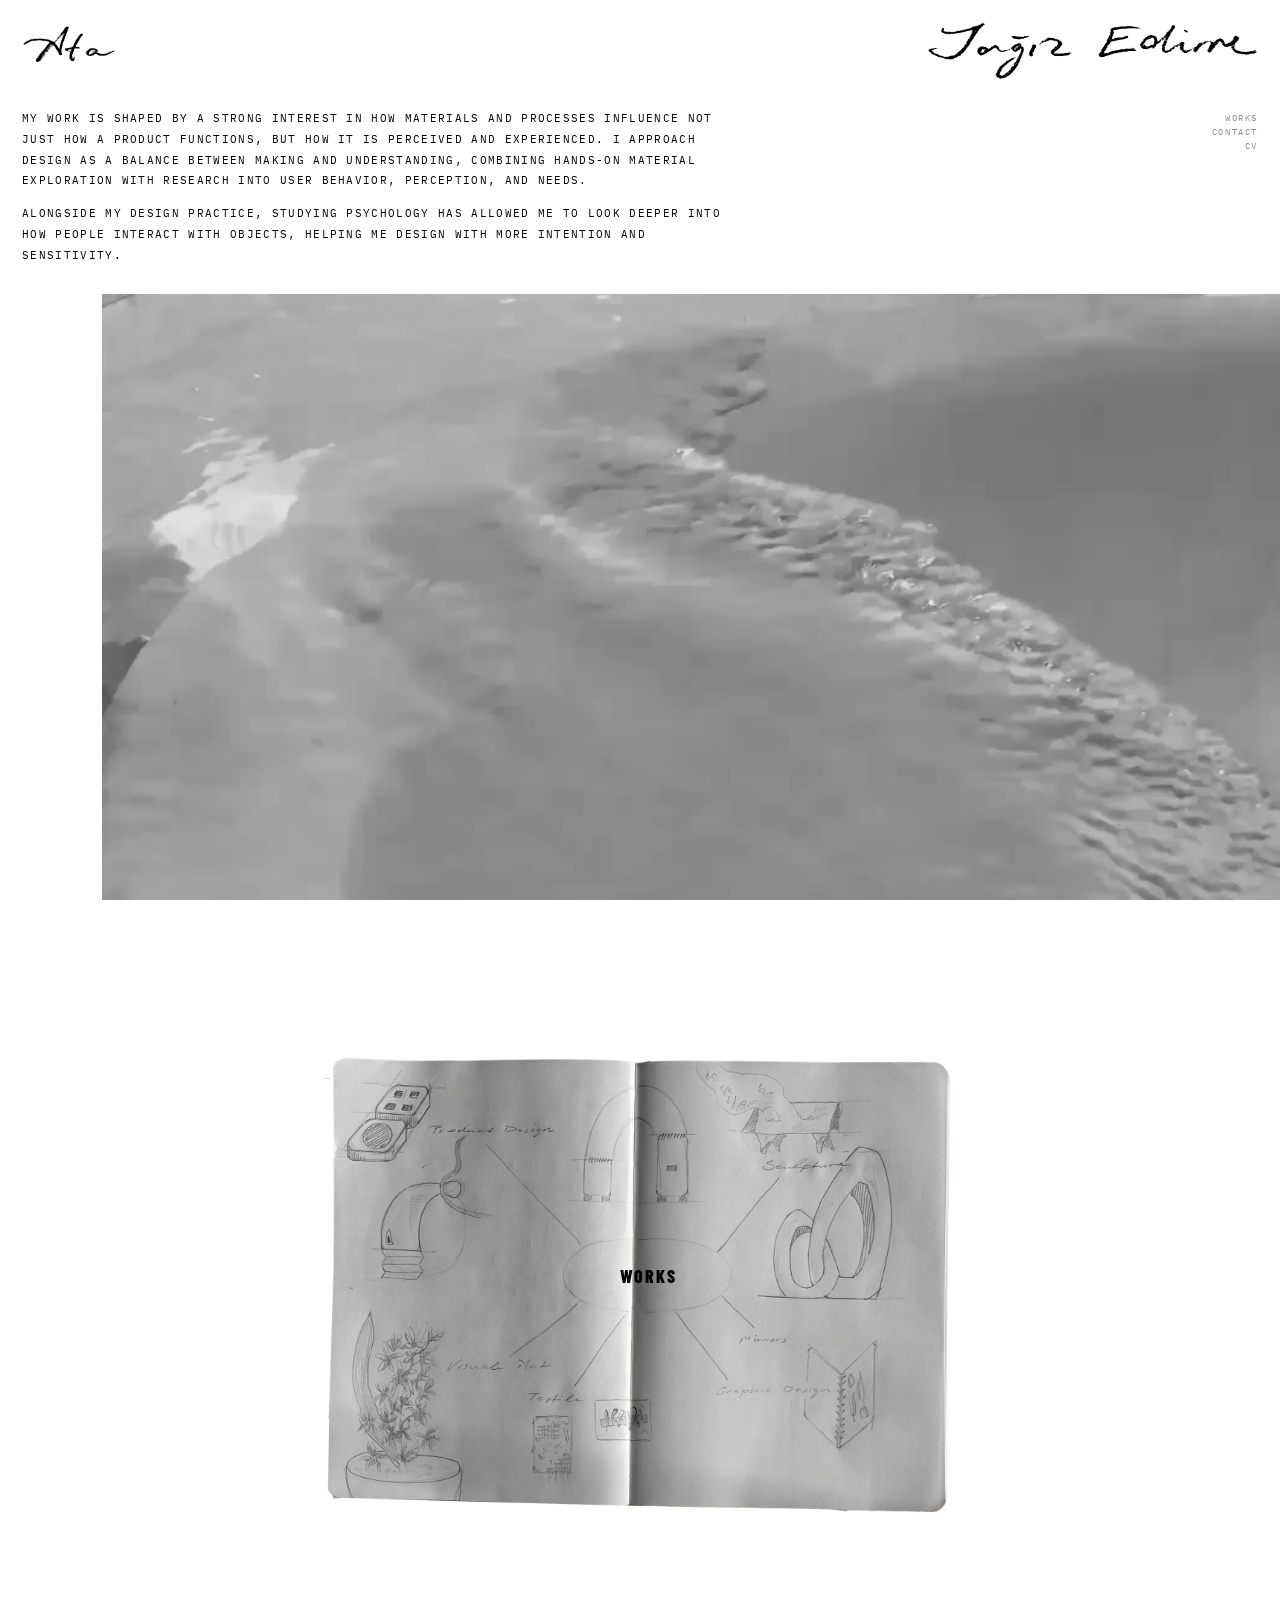
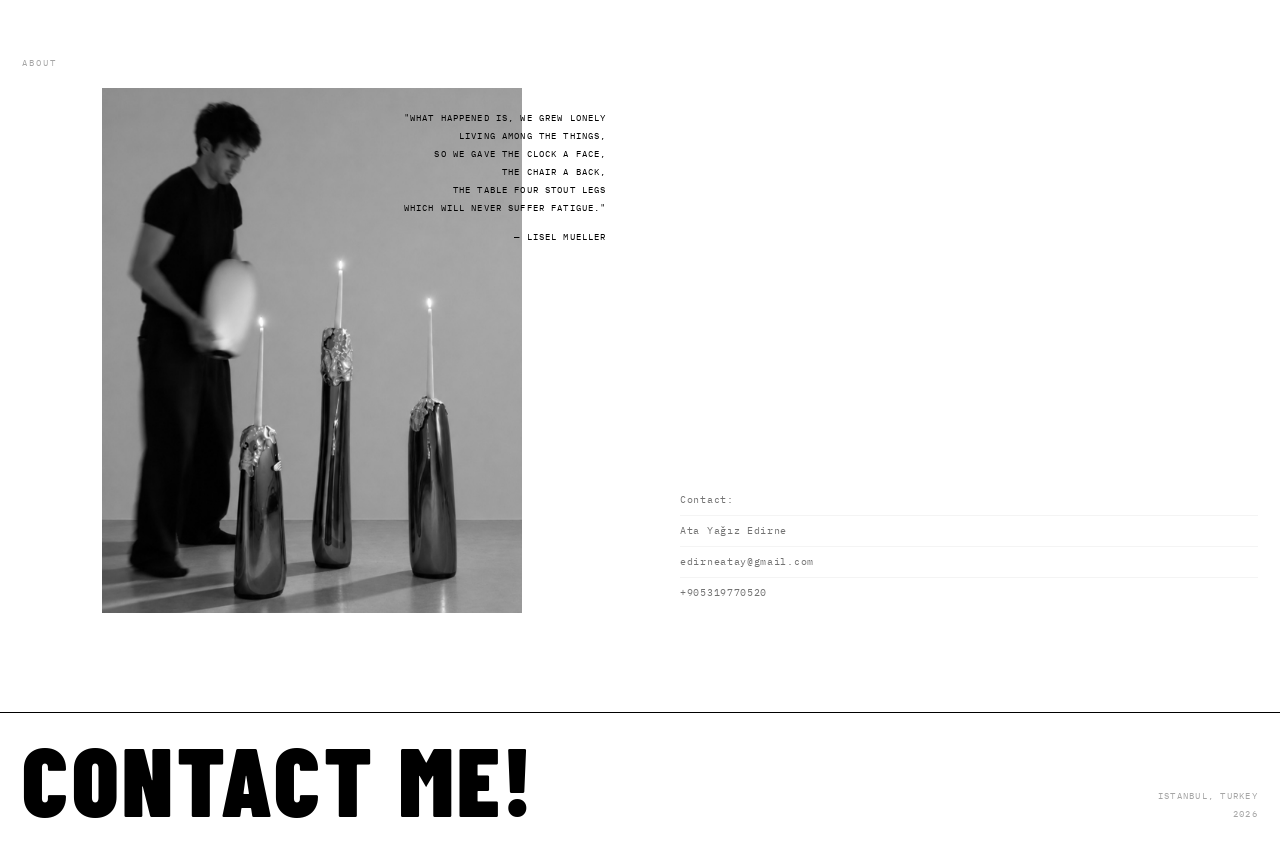
<file: work.html>
<!DOCTYPE html>
<html lang="en">
<head>
  <meta charset="UTF-8" />
  <meta name="viewport" content="width=device-width, initial-scale=1.0" />
  <title>Work — Ata Yağız Edirne</title>

  <link rel="preconnect" href="https://fonts.googleapis.com" />
  <link rel="preconnect" href="https://fonts.gstatic.com" crossorigin />
  <link href="https://fonts.googleapis.com/css2?family=Barlow+Condensed:wght@400;600;700;800;900&family=IBM+Plex+Mono:wght@400;500&display=swap" rel="stylesheet" />

  <style>
    *, *::before, *::after { box-sizing: border-box; margin: 0; padding: 0; }

    :root {
      --black: #000;
      --white: #fff;
      --font-display: 'Barlow Condensed', 'Arial Narrow', Arial, sans-serif;
      --font-mono: 'IBM Plex Mono', 'Courier New', monospace;
      --gutter: 22px;
      --sig-h: clamp(32px, 4.6vw, 58px);
      --nav-height: calc(var(--gutter) * 2 + var(--sig-h)); /* same height as the other pages */
    }

    html, body {
      background: var(--white);
      color: var(--black);
      font-family: var(--font-display);
    }

    /* Nav */
    nav {
      position: fixed;
      inset: 0 0 auto 0;
      z-index: 200;
      height: var(--nav-height);
      display: flex;
      justify-content: space-between;
      align-items: flex-start;
      padding: var(--gutter);
      background: rgba(255,255,255,0.93);
      backdrop-filter: blur(6px);
      border-bottom: 1px solid rgba(0,0,0,0.08);
    }

    .sig-img { display: block; height: var(--sig-h); width: auto; }

    .nav-word {
      font-family: var(--font-display);
      font-weight: 900;
      font-size: clamp(26px, 3.8vw, 56px);
      letter-spacing: 0.06em;
      text-transform: uppercase;
      line-height: 1;
      color: var(--black);
      text-decoration: none;
    }

    /* Center home link */
    .nav-home {
      position: absolute;
      left: 50%;
      top: var(--gutter);
      transform: translateX(-50%);
      display: flex;
      flex-direction: row;
      align-items: center;
      gap: 7px;
      text-decoration: none;
      white-space: nowrap;
      height: clamp(26px, 3.8vw, 56px);
    }

    .nav-home svg {
      width: 20px;
      height: 20px;
      flex-shrink: 0;
      color: var(--black);
    }

    .nav-home-label {
      font-family: var(--font-mono);
      font-size: 9px;
      letter-spacing: 0.2em;
      text-transform: uppercase;
      color: var(--black);
      opacity: 0.45;
      transition: opacity 0.2s;
    }
    .nav-home:hover .nav-home-label { opacity: 1; }

    /* Right side links */
    .nav-links {
      position: absolute;
      top: var(--gutter);
      right: var(--gutter);
      display: flex;
      flex-direction: column;
      align-items: flex-end;
      gap: 3px;
      margin-top: clamp(52px, 7vw, 96px);
    }

    .nav-links a {
      font-family: var(--font-mono);
      font-size: 9px;
      letter-spacing: 0.18em;
      text-transform: uppercase;
      color: var(--black);
      text-decoration: none;
      opacity: 0.45;
      transition: opacity 0.2s;
    }
    .nav-links a:hover { opacity: 1; }
    .nav-links a.active { opacity: 1; }

    /* Work page: one project explained, picture centred in a fixed-size frame */
    :root {
      --W: min(1000px, calc((100vw - 104px) * 0.535)); /* horizontal frame: 4:3 (the size of the first Other Works picture) */
      --H: calc(var(--W) * 0.75);                      /* both frames share this height */
    }

    main { padding-top: var(--nav-height); }

    .work-crumb {
      display: inline-block;
      padding: 20px var(--gutter) 14px;
      font-family: var(--font-mono);
      font-size: 9px;
      letter-spacing: 0.22em;
      text-transform: uppercase;
      color: var(--black);
      text-decoration: none;
      opacity: 0.35;
      transition: opacity 0.2s;
    }
    .work-crumb:hover, .work-crumb:focus { opacity: 1; outline: none; }

    .work {
      display: flex;
      flex-direction: column;
      align-items: center;
      gap: 56px;
      padding: 24px var(--gutter) 80px;
    }

    /* works shown as portfolio pages: the hero picture is a bit bigger than the framed one (about 80% of the page width) */
    .work-hero { width: 100%; display: flex; justify-content: center; padding: 24px var(--gutter) 0; }
    .work-hero .work-frame.work-frame--wide { display: block; width: min(1400px, calc((100vw - 104px) * 0.8)); height: auto; margin: 0; }
    .work-hero .work-frame--wide img {
      display: block;
      width: 100%;
      max-width: none;
      height: auto;
      max-height: calc(100vh - var(--nav-height) - 80px);
      object-fit: contain;   /* the whole picture is always shown, never cropped */
    }

    .work-main--wide { width: 100%; max-width: 720px; }
    .work-main--wide .work-info { width: auto; min-width: 0; }

    .work-main { display: flex; flex-direction: column; width: fit-content; max-width: 100%; }

    /* two frame sizes: horizontal and vertical; pictures that do not fill them leave empty space */
    .work-frame { position: relative; display: flex; align-items: center; justify-content: center; margin: 0 auto; }
    .work-frame--h { width: var(--W); height: var(--H); }
    .work-frame--v { width: calc(var(--H) * 0.8); height: var(--H); }
    .work-frame img,
    .work-frame video { display: block; max-width: 100%; max-height: 100%; width: auto; height: auto; object-fit: contain; }

    /* arrows + counter when a work has more than one picture / video */
    .work-arrow {
      position: absolute;
      top: 50%;
      z-index: 2;
      width: 46px;
      height: 46px;
      margin-top: -23px;
      display: flex;
      align-items: center;
      justify-content: center;
      border: 1px solid rgba(0,0,0,0.1);
      border-radius: 14px;
      background: rgba(255,255,255,0.92);
      color: var(--black);
      cursor: pointer;
      transition: background 0.2s, color 0.2s;
    }
    .work-arrow:hover { background: var(--black); color: var(--white); }
    .work-arrow svg { width: 20px; height: 20px; }
    .work-arrow--prev { left: 12px; }
    .work-arrow--next { right: 12px; }

    .work-count {
      position: absolute;
      left: 0; right: 0;
      bottom: -22px;
      text-align: center;
      font-family: var(--font-mono);
      font-size: 9px;
      letter-spacing: 0.22em;
      opacity: 0.45;
    }
    .work-frame--ph { background: #e8e8e8; }
    .work-frame--ph img { display: none; }

    /* text sits under the picture, as wide as the frame */
    .work-info { width: 0; min-width: 100%; margin-top: 28px; }

    /* text under the picture: centred, everything in small caps (first letters too) */
    .work-head { display: flex; flex-direction: column; align-items: center; gap: 12px; text-align: center; }

    .work-name {
      font-family: var(--font-display);
      font-weight: 800;
      font-size: clamp(32px, 4.2vw, 64px);
      letter-spacing: 0.06em;
      font-variant-caps: all-small-caps;
      text-transform: none;
      line-height: 1;
    }

    .work-category {
      font-family: var(--font-mono);
      font-size: 11px;
      letter-spacing: 0.18em;
      font-variant-caps: all-small-caps;
      text-transform: none;
      text-align: center;
      opacity: 0.55;
    }

    .work-category:empty { display: none; }

    .work-body { margin: 28px auto 0; max-width: 620px; text-align: center; }
    .work-body p {
      font-family: var(--font-mono);
      font-size: 12px;
      letter-spacing: 0.12em;
      font-variant-caps: all-small-caps;
      text-transform: none;
      line-height: 1.9;
    }
    .work-body p + p { margin-top: 1.1em; }

    /* written explanation: titled sections, centred, small caps */
    .work-sec { margin-top: 44px; }
    .work-sec-title {
      font-family: var(--font-mono);
      font-size: 11px;
      font-weight: 500;
      letter-spacing: 0.22em;
      font-variant-caps: all-small-caps;
      text-transform: none;
      opacity: 0.55;
      margin-bottom: 14px;
    }
    .work-sec p { white-space: pre-line; }

    /* project story: every text sits right next to the pictures that belong to it.
       Pictures keep their width relative to the portfolio slide (--slide = a whole slide), colours untouched. */
    .story {
      --slide: min(1000px, calc(100vw - 2 * var(--gutter) - 24px));
      width: 100%;
      max-width: 1060px;
      display: flex;
      flex-direction: column;
      gap: 56px;
      padding-top: 20px;
    }

    .srow-heading {
      margin-bottom: 26px;
      font-family: var(--font-display);
      font-weight: 800;
      font-size: clamp(26px, 2.6vw, 38px);
      letter-spacing: 0.06em;
      font-variant-caps: all-small-caps;
      text-transform: none;
      line-height: 1;
    }

    /* text and its pictures form one compact block, centred on the page */
    .srow { display: grid; grid-template-columns: minmax(0, 380px) minmax(0, auto); justify-content: center; column-gap: 40px; align-items: start; }
    .srow--flip { grid-template-columns: minmax(0, auto) minmax(0, 380px); }
    .srow--flip .sp-text-col { order: 2; }
    .srow--flip .sp-media { justify-content: flex-end; }
    .srow--texts { grid-template-columns: repeat(var(--n, 1), minmax(0, 1fr)); justify-content: stretch; }
    .srow--text-one { display: block; max-width: 620px; margin: 0 auto; }
    .srow--pics { display: block; }
    .srow--pics .sp-media { justify-content: center; }
    .srow--stack { display: block; }
    .srow--stack .sp-media { flex-direction: column; align-items: center; margin-bottom: 36px; }
    .srow--stack .sp-text-col { max-width: 720px; margin: 0 auto; }

    .sp-text-col { display: flex; flex-direction: column; gap: 30px; min-width: 0; }
    .sp-title {
      font-family: var(--font-mono);
      font-size: 11px;
      font-weight: 500;
      letter-spacing: 0.2em;
      font-variant-caps: all-small-caps;
      text-transform: none;
      opacity: 0.6;
      margin-bottom: 12px;
    }
    .sp-text p {
      font-family: var(--font-mono);
      font-size: 12px;
      letter-spacing: 0.08em;
      line-height: 1.9;
      font-variant-caps: all-small-caps;
      text-transform: none;
      text-align: left;
      white-space: pre-line;
    }
    .sp-text p + p { margin-top: 1.1em; }

    .sp-media { display: flex; flex-wrap: wrap; justify-content: flex-start; align-items: flex-start; gap: 20px; min-width: 0; }
    .sp-media img { display: block; flex: 0 1 auto; max-width: 100%; height: auto; }

    .sp-caption {
      margin-top: 12px;
      font-family: var(--font-mono);
      font-size: 10px;
      letter-spacing: 0.14em;
      font-variant-caps: all-small-caps;
      text-transform: none;
      text-align: center;
      opacity: 0.6;
    }

    /* the portfolio pages, one under the other in scroll order */
    /* full width of the window: cancel the page's side padding so the slides run from the left edge to the right edge */
    .pages { width: calc(100% + 2 * var(--gutter)); max-width: none; display: flex; flex-direction: column; gap: 0; padding-top: 20px; }
    .pages img { display: block; width: 100%; height: auto; }
    .pages { gap: var(--pages-gap, 0px); }
    .pages-row { display: flex; gap: var(--pages-gap, 0px); }
    .pages-row img { flex: 1 1 0; min-width: 0; width: 0; }
    .pages-fig { margin: 0; flex: 1 1 0; min-width: 0; }
    /* same shape for every captioned photo (3:2), so each name sits the same distance below its picture */
    .pages-fig img { width: 100%; aspect-ratio: 3 / 2; object-fit: cover; }
    .pages-fig figcaption {
      padding: 10px var(--gutter) 22px;
      font-family: var(--font-mono);
      font-size: 11px;
      letter-spacing: 0.14em;
      font-variant-caps: all-small-caps;
      text-transform: none;
      text-align: right;
    }

    .work-pager-wrap { width: 100%; max-width: 1060px; }
    .work-pager-wrap--narrow { max-width: var(--W); }

    .work-pager {
      margin-top: 40px;
      display: flex;
      justify-content: space-between;
      font-family: var(--font-mono);
      font-size: 9px;
      letter-spacing: 0.22em;
      text-transform: uppercase;
    }
    .work-pager a { color: var(--black); text-decoration: none; opacity: 0.45; transition: opacity 0.2s; }
    .work-pager a:hover { opacity: 1; }
    .work-pager .next { margin-left: auto; }

    @media (max-width: 860px) {
      :root { --W: calc(100vw - 2 * var(--gutter)); }
      .srow, .srow--texts { grid-template-columns: 1fr; row-gap: 28px; }
      .srow--flip .sp-text-col { order: 0; }
      .srow--flip .sp-media { justify-content: flex-start; }
      .work-frame--v { width: var(--W); height: calc(var(--W) * 1.25); }
    }
    @media (max-width: 560px)  { :root { --gutter: 14px; } }
  
    /* phones: the links move into the top bar (second row), the centre button is hidden (the Works link and back link do its job) */
    @media (max-width: 600px) {
      :root { --gutter: 14px; --nav-height: calc(var(--gutter) * 2 + var(--sig-h) + 24px); }
      nav { flex-wrap: wrap; align-content: flex-start; }
      .nav-home { display: none; }
      .nav-links { position: static; width: 100%; margin: 10px 0 0; flex-direction: row; justify-content: flex-end; gap: 18px; }
    }
  </style>
  <link rel="preload" as="image" href="images/signature-ata.png" />
  <link rel="preload" as="image" href="images/signature-yagiz-edirne.png" />
</head>
<body>

  <nav>
    <span class="nav-word" id="nav-left"><img class="sig-img" src="images/signature-ata.png" width="291" height="179" alt="Ata"></span>

    <a class="nav-home" id="nav-projects" href="project.html?p=0">
      <svg viewBox="0 0 24 24" fill="none" stroke="currentColor" stroke-width="2" stroke-linecap="round" stroke-linejoin="round">
        <rect x="3" y="3" width="7" height="7"/><rect x="14" y="3" width="7" height="7"/>
        <rect x="3" y="14" width="7" height="7"/><rect x="14" y="14" width="7" height="7"/>
      </svg>
      <span class="nav-home-label">Works</span>
    </a>

    <span class="nav-word" id="nav-right"><img class="sig-img" src="images/signature-yagiz-edirne.png" width="1022" height="179" alt="Yağız Edirne"></span>

    <div class="nav-links">
      <a href="project.html?p=0" class="active">Works</a>
      <a href="contact.html">Contact</a>
      <a href="cv.html">CV</a>
    </div>
  </nav>

  <main>
    <a class="work-crumb" id="work-crumb" href="index.html#projects"></a>

    <div class="work-hero" id="work-hero"></div>

    <section class="work" id="work">
      <div class="work-main">
        <div class="work-frame work-frame--h" id="work-frame"></div>
        <div class="work-info">
          <div class="work-head">
            <h1 class="work-name" id="work-name"></h1>
            <p class="work-category" id="work-category"></p>
          </div>
          <div class="work-body" id="work-body"></div>
        </div>
      </div>
      <div class="pages" id="pages" hidden></div>
      <div class="story" id="story" hidden></div>
      <div class="work-pager-wrap" id="work-pager-wrap"><div class="work-pager" id="work-pager"></div></div>
    </section>
  </main>

  <script src="config.js"></script>
  <script>
  (function () {
    const q = new URLSearchParams(location.search);
    const pi = parseInt(q.get('p'), 10), ii = parseInt(q.get('i'), 10);
    const proj = CONFIG.projects[pi];
    const item = proj && (proj.gallery || [])[ii];
    if (!proj || !item) { location.replace('index.html#projects'); return; }

    const name = item.label || proj.title;
    document.title = name + ' — Ata Yağız Edirne';

    // back to the project's overview page
    const crumb = document.getElementById('work-crumb');
    crumb.href = 'project.html?p=' + pi;
    document.getElementById('nav-projects').href = 'project.html?p=' + pi;
    crumb.textContent = '← ' + proj.title;

    // pictures and videos: shown in full inside a fixed frame (horizontal or vertical, by the shape of the current one).
    // item.media lists them in order (a path ending in .mp4 / .webm / .mov is a video);
    // without it the work shows item.image followed by item.images.
    const frame = document.getElementById('work-frame');
    const media = (item.media || [item.image].concat(item.images || [])).filter(Boolean);
    // works laid out as portfolio pages get a full-width hero picture above the text
    if (item.pages && item.pages.length) {
      frame.classList.remove('work-frame--h');
      frame.classList.add('work-frame--wide');
      document.getElementById('work-hero').appendChild(frame);
      document.querySelector('.work-main').classList.add('work-main--wide');
    }
    const isVideo = function (src) { return /\.(mp4|webm|mov|m4v)$/i.test(src); };
    let current = 0;

    function setShape(w, h) {
      if (frame.classList.contains('work-frame--wide')) return;
      frame.classList.toggle('work-frame--v', h > w);
      frame.classList.toggle('work-frame--h', !(h > w));
    }

    function show(n) {
      current = (n + media.length) % media.length;
      Array.prototype.slice.call(frame.querySelectorAll('img, video')).forEach(function (el) { el.remove(); });
      const src = media[current];
      if (!src) { frame.classList.add('work-frame--ph'); return; }
      let el;
      if (isVideo(src)) {
        el = document.createElement('video');
        el.muted = true; el.defaultMuted = true; el.loop = true; el.autoplay = true; el.playsInline = true;
        el.setAttribute('muted', ''); el.setAttribute('playsinline', '');
        el.addEventListener('loadedmetadata', function () { setShape(el.videoWidth, el.videoHeight); });
        el.src = src;
        frame.insertBefore(el, frame.firstChild);
        const p = el.play(); if (p && p.catch) p.catch(function () {});
      } else {
        el = new Image();
        el.alt = name;
        el.onload = function () { setShape(el.naturalWidth, el.naturalHeight); };
        el.src = src;
        frame.insertBefore(el, frame.firstChild);
      }
      const count = frame.querySelector('.work-count');
      if (count) count.textContent = (current + 1) + ' / ' + media.length;
    }

    if (media.length > 1) {
      const arrow = function (dir) {
        const b = document.createElement('button');
        b.type = 'button';
        b.className = 'work-arrow work-arrow--' + (dir < 0 ? 'prev' : 'next');
        b.setAttribute('aria-label', dir < 0 ? 'Previous' : 'Next');
        b.innerHTML = dir < 0
          ? '<svg viewBox="0 0 24 24" fill="none" stroke="currentColor" stroke-width="1.8" stroke-linecap="round" stroke-linejoin="round"><path d="M19 12H5"/><polyline points="11 6 5 12 11 18"/></svg>'
          : '<svg viewBox="0 0 24 24" fill="none" stroke="currentColor" stroke-width="1.8" stroke-linecap="round" stroke-linejoin="round"><path d="M5 12h14"/><polyline points="13 6 19 12 13 18"/></svg>';
        b.addEventListener('click', function () { show(current + dir); });
        return b;
      };
      frame.appendChild(arrow(-1));
      frame.appendChild(arrow(1));
      const count = document.createElement('div');
      count.className = 'work-count';
      frame.appendChild(count);
      document.addEventListener('keydown', function (e) {
        if (e.key === 'ArrowLeft') show(current - 1);
        else if (e.key === 'ArrowRight') show(current + 1);
      });
    }
    show(0);

    // text: name, category, explanation (details = longer text, otherwise the short description)
    document.getElementById('work-name').textContent = name;
    document.getElementById('work-category').textContent = [item.category, item.duration].filter(Boolean).join(', ');
    const body = document.getElementById('work-body');
    if (item.sections && item.sections.length) {
      // titled sections of the written explanation (blank lines inside a text start a new paragraph)
      item.sections.forEach(function (s) {
        const box = document.createElement('div');
        box.className = 'work-sec';
        const h = document.createElement('h2');
        h.className = 'work-sec-title';
        h.textContent = s.title;
        box.appendChild(h);
        String(s.text).split(/\n\n+/).forEach(function (t) {
          const p = document.createElement('p');
          p.textContent = t;
          box.appendChild(p);
        });
        body.appendChild(box);
      });
    } else {
      [].concat(item.details || []).forEach(function (t) { // the short `description` is not shown
        const p = document.createElement('p');
        p.textContent = t;
        body.appendChild(p);
      });
    }

    // the project story: each spread becomes a section with its text beside its pictures
    function textBlock(b) {
      const box = document.createElement('div');
      box.className = 'sp-text';
      if (b.title) {
        const h = document.createElement('h3');
        h.className = 'sp-title';
        h.textContent = b.title;
        box.appendChild(h);
      }
      String(b.text || '').split(/\n\n+/).filter(Boolean).forEach(function (t) {
        const p = document.createElement('p');
        p.textContent = t;
        box.appendChild(p);
      });
      return box;
    }
    function pictures(blocks) {
      const media = document.createElement('div');
      media.className = 'sp-media';
      blocks.forEach(function (b) {
        const img = document.createElement('img');
        img.src = b.image;
        img.alt = name;
        img.loading = 'lazy';
        if (b.w) img.style.width = 'calc(var(--slide) * ' + (b.w / 900) + ')';
        media.appendChild(img);
      });
      return media;
    }
    if (item.pages && item.pages.length) {
      const pagesBox = document.getElementById('pages');
      pagesBox.hidden = false;
      if (item.pagesGap) pagesBox.style.setProperty('--pages-gap', item.pagesGap + 'px');
      // an entry is a picture, or a list of pictures that sit side by side in one row;
      // a picture is a path, or { src, caption } to write a caption beneath it
      item.pages.forEach(function (entry, n) {
        const pics = [].concat(entry);
        let holder = pagesBox;
        if (pics.length > 1) {
          holder = document.createElement('div');
          holder.className = 'pages-row';
          pagesBox.appendChild(holder);
        }
        pics.forEach(function (p) {
          const src = typeof p === 'string' ? p : p.src;
          const img = document.createElement('img');
          img.src = src;
          img.alt = (typeof p === 'object' && p.caption) || (name + ', picture ' + (n + 1));
          if (n > 0) img.loading = 'lazy';
          if (typeof p === 'object' && p.caption) {
            const fig = document.createElement('figure');
            fig.className = 'pages-fig';
            fig.appendChild(img);
            const cap = document.createElement('figcaption');
            cap.textContent = p.caption;
            fig.appendChild(cap);
            holder.appendChild(fig);
          } else {
            holder.appendChild(img);
          }
        });
      });
    } else if (item.story && item.story.length) {
      const holder = document.getElementById('story');
      holder.hidden = false;
      let flip = false;
      item.story.forEach(function (r) {
        const texts = r.texts || [], pics = r.images || [];
        const wrap = document.createElement('div');
        if (r.heading) {
          const h = document.createElement('h2');
          h.className = 'srow-heading';
          h.textContent = r.heading;
          wrap.appendChild(h);
        }
        const row = document.createElement('div');
        if (texts.length && pics.length) {
          row.className = 'srow' + (r.stack ? ' srow--stack' : '');
          const col = document.createElement('div');
          col.className = 'sp-text-col';
          texts.forEach(function (b) { col.appendChild(textBlock(b)); });
          if (r.stack) {
            row.appendChild(pictures(pics));
            row.appendChild(col);
          } else {
            if (flip) row.classList.add('srow--flip');
            flip = !flip; // text and pictures swap sides from one row to the next
            row.appendChild(col);
            row.appendChild(pictures(pics));
          }
        } else if (texts.length) {
          row.className = 'srow srow--texts' + (texts.length === 1 ? ' srow--text-one' : '');
          row.style.setProperty('--n', Math.min(texts.length, 2));
          texts.forEach(function (b) {
            const col = document.createElement('div');
            col.className = 'sp-text-col';
            col.appendChild(textBlock(b));
            row.appendChild(col);
          });
        } else {
          row.className = 'srow srow--pics';
          row.appendChild(pictures(pics));
        }
        wrap.appendChild(row);
        if (r.caption) {
          const cap = document.createElement('div');
          cap.className = 'sp-caption';
          cap.textContent = r.caption;
          wrap.appendChild(cap);
        }
        holder.appendChild(wrap);
      });
    } else {
      document.getElementById('work-pager-wrap').classList.add('work-pager-wrap--narrow');
    }

    // previous / next work in the same project
    const pager = document.getElementById('work-pager');
    const g = proj.gallery;
    [[ii - 1, '← Previous'], [ii + 1, 'Next →']].forEach(function (pair) {
      if (pair[0] < 0 || pair[0] >= g.length) return;
      const a = document.createElement('a');
      a.href = 'work.html?p=' + pi + '&i=' + pair[0];
      a.textContent = pair[1];
      if (pair[0] > ii) a.className = 'next';
      pager.appendChild(a);
    });
  })();
  </script>

  <script>
  (function () {
    const contactLink = document.querySelector('a[href="contact.html"]');

    if (contactLink) {
      
      contactLink.addEventListener('click', function (e) {
        e.preventDefault();
        const href = this.href;
        const rightEl = document.getElementById('nav-right');
        const leftEl  = document.getElementById('nav-left');
        const rightRect = rightEl.getBoundingClientRect();
        const leftRect  = leftEl.getBoundingClientRect();
        const leftImg = leftEl.querySelector('img');
        const sigH = leftImg ? leftImg.getBoundingClientRect().height : leftRect.height;
        const ataRatio = (leftImg && leftImg.naturalWidth) ? leftImg.naturalWidth / leftImg.naturalHeight : 291 / 179;
        // where the name sits on the contact page: after the "Ata" image plus the gap used there (0.25 × image height)
        const targetLeft = leftRect.left + sigH * ataRatio + sigH * 0.25;
        const targetTop  = leftRect.top;

        const clone = rightEl.cloneNode(true);
        clone.style.cssText = [
          'position:fixed',
          'top:' + rightRect.top + 'px',
          'left:' + rightRect.left + 'px',
          'margin:0',
          'z-index:9999',
          'pointer-events:none',
          'transition:left 0.8s cubic-bezier(0.77,0,0.18,1), top 0.8s cubic-bezier(0.77,0,0.18,1)',
          'font-family:var(--font-display)',
          'font-weight:900',
          'font-size:' + getComputedStyle(rightEl).fontSize,
          'letter-spacing:' + getComputedStyle(rightEl).letterSpacing,
          'text-transform:uppercase',
          'line-height:1',
          'white-space:nowrap'
        ].join(';');
        document.body.appendChild(clone);
      clone.getBoundingClientRect(); // commit the start position so the transition always runs
        rightEl.style.visibility = 'hidden';

        requestAnimationFrame(() => requestAnimationFrame(() => {
          clone.style.left = targetLeft + 'px';
          clone.style.top  = targetTop  + 'px';
        }));

        setTimeout(() => { window.location.href = href; }, 780);
      });
    }
  })();
  </script>
</body>
</html>
</file>
<file: style.css>
/* ─── Reset & Base ─── */
*, *::before, *::after { box-sizing: border-box; margin: 0; padding: 0; }

:root {
  --black: #000;
  --white: #fff;
  --font-display: 'Barlow Condensed', 'Arial Narrow', Arial, sans-serif;
  --font-mono: 'IBM Plex Mono', 'Courier New', monospace;
  --gutter: 22px;
  --sig-h: clamp(32px, 4.6vw, 58px);
}

html { scroll-behavior: smooth; }

body {
  background: var(--white);
  color: var(--black);
  font-family: var(--font-display);
  overflow-x: hidden;
}

img { display: block; width: 100%; height: 100%; object-fit: cover; }

/* ─── Navigation ─── */
nav {
  position: fixed;
  inset: 0 0 auto 0;
  z-index: 200;
  display: flex;
  justify-content: space-between;
  align-items: flex-start;
  padding: var(--gutter);
  pointer-events: none;
  transition: background 0.3s;
}

.sig-img {
  display: block;
  height: var(--sig-h);
  width: auto;
}

.nav-word {
  font-family: var(--font-display);
  font-weight: 900;
  font-size: clamp(26px, 3.8vw, 56px);
  letter-spacing: 0.06em;
  text-transform: uppercase;
  line-height: 1;
  pointer-events: auto;
  mix-blend-mode: multiply;
}

/* Nav links — small text below right name */
.nav-links {
  position: absolute;
  top: var(--gutter);
  right: var(--gutter);
  margin-top: clamp(52px, 7vw, 96px);
  display: flex;
  flex-direction: column;
  align-items: flex-end;
  gap: 3px;
  pointer-events: auto;
}

.nav-links a {
  font-family: var(--font-mono);
  font-size: 9px;
  letter-spacing: 0.18em;
  text-transform: uppercase;
  text-decoration: none;
  color: var(--black);
  opacity: 0.45;
  transition: opacity 0.2s;
}
.nav-links a:hover { opacity: 1; }

/* Section links bar — sits just above the project list */
.section-links {
  display: flex;
  gap: 32px;
  padding: 18px var(--gutter) 10px;
  border-bottom: 1px solid var(--black);
}

.section-links a {
  font-family: var(--font-mono);
  font-size: 9px;
  letter-spacing: 0.2em;
  text-transform: uppercase;
  text-decoration: none;
  color: var(--black);
  opacity: 0.4;
  transition: opacity 0.2s;
}
.section-links a:hover { opacity: 1; }

/* ─── Hero ─── */
.hero {
  position: relative;
  height: 100vh;
  min-height: 640px;
  padding: var(--gutter);
  padding-top: calc(var(--gutter) + clamp(28px, 4.2vw, 62px) + 10px);
  overflow: hidden;
  display: flex;
  flex-direction: column;
}

/* Intro text (same font as the navigation titles) */
.hero-taglines {
  position: relative;
  z-index: 4;
  margin-bottom: 4px;
  max-width: min(720px, calc(100% - 80px));
  /* drop the text so the top of the first line is level with the top of "PROJECTS" in the nav */
  top: calc(clamp(52px, 7vw, 96px) + 2.97px - clamp(28px, 4.2vw, 62px) - 10px - 6.77px);
}

.hero-tagline {
  font-family: var(--font-mono);
  font-weight: 400;
  font-size: 11px;
  letter-spacing: 0.12em;
  text-transform: uppercase;
  line-height: 1.9;
}
.hero-tagline + .hero-tagline { margin-top: 1.1em; }

/* Big headlines above image */
.hero-headlines-above {
  position: relative;
  z-index: 4;
}

.hero-hl {
  display: block;
  font-family: var(--font-display);
  font-weight: 900;
  font-size: clamp(56px, 9.5vw, 148px);
  letter-spacing: 0.03em;
  text-transform: uppercase;
  line-height: 0.9;
  white-space: nowrap;
}

/* Hero image: absolutely fills lower ~65% of hero */
.hero-image-wrap {
  position: absolute;
  top: 30%;
  left: 8%;
  right: 0;
  bottom: 0;
  z-index: 1;
  overflow: hidden;
}

/* no picture yet: plain black block */
.hero-image-wrap { background: var(--black); }

.hero-image-wrap img,
.hero-image-wrap video {
  width: 100%;
  height: 100%;
  object-fit: cover;
  object-position: center 62%;
}

.hero-image-wrap video { object-position: center; }

/* Credits: hidden when image already contains credit text */
.hero-credits {
  display: none;
}

/* Ghost headline overlapping image top edge */
.hero-headlines-over {
  position: relative;
  z-index: 2;
  margin-top: -0.55em;
  pointer-events: none;
}

.hero-hl-ghost {
  display: block;
  font-family: var(--font-display);
  font-weight: 900;
  font-size: clamp(40px, 7vw, 110px);
  letter-spacing: 0.06em;
  text-transform: uppercase;
  line-height: 0.9;
  color: transparent;
  -webkit-text-stroke: 1.5px rgba(0,0,0,0.2);
  white-space: nowrap;
}

/* SAUVAGES stamp */
.hero-stamp {
  position: absolute;
  bottom: 0;
  left: var(--gutter);
  z-index: 5;
  font-family: var(--font-display);
  font-weight: 900;
  font-size: clamp(72px, 12vw, 190px);
  letter-spacing: 0.02em;
  text-transform: uppercase;
  line-height: 0.85;
  color: var(--white);
  -webkit-text-stroke: 0px;
  mix-blend-mode: difference;
}

/* ─── Projects: sketchbook spread, "WORKS" sits in its centre oval ─── */
.projects {
  padding: 150px var(--gutter) 40px;
  scroll-margin-top: 80px;
  display: flex;
  justify-content: center;
}

.book {
  position: relative;
  width: min(100%, 640px);
  aspect-ratio: 1720 / 1265;
  container-type: inline-size;   /* lets the headline scale with the picture */
}

.book img {
  display: block;
  width: 100%;
  height: 100%;
  mix-blend-mode: multiply;   /* the photo's white merges into the page */
}

/* the link covers the oval drawn in the middle of the book */
.book-link {
  position: absolute;
  left: 37.97%;
  top: 40.32%;
  width: 26.28%;
  height: 15.81%;
  display: flex;
  align-items: center;
  justify-content: center;
  border-radius: 50%;
  color: var(--black);
  text-decoration: none;
  transition: background 0.12s, color 0.12s;
}

.book-link:hover { background: var(--black); color: var(--white); }

.book-link span {
  font-family: var(--font-display);
  font-weight: 800;
  font-size: 2.8cqw;
  letter-spacing: 0.1em;
  text-indent: 0.1em;
  text-transform: uppercase;
  line-height: 1;
}

/* ─── About ─── */
.about {
  /* top/bottom padding tuned so the label and the picture sit equally far from the lines above and below */
  padding: 96px var(--gutter) 99px;
  scroll-margin-top: 80px;
  display: grid;
  grid-template-columns: 1fr 1fr;
  gap: 80px;
}

.about-label {
  font-family: var(--font-mono);
  font-size: 9px;
  letter-spacing: 0.22em;
  text-transform: uppercase;
  opacity: 0.35;
  margin-bottom: 20px;
}

.about-left { container-type: inline-size; }

.about-figure {
  /* box centred between the left edge of the page and the contact details in the right column */
  /* left edge lines up with the left edge of the video above (the hero picture starts 8% in from the left) */
  --ml: max(0px, calc(8vw - var(--gutter)));
  position: relative;
  width: min(100cqw, 420px);
  margin-left: var(--ml);
  aspect-ratio: 4 / 5;
}

.about-photo {
  position: relative;
  width: 100%;
  height: 100%;
  background: var(--black);
  overflow: hidden;
}

.about-photo img {
  display: block;
  width: 100%;
  height: 100%;
  object-fit: cover;
  object-position: 50% 50%;   /* the picture is a bit taller than the box: trim top and bottom equally */
  transform: scale(1.2);      /* a bit closer, anchored on the left: crops the empty wall on the right */
  transform-origin: 0% 50%;
}

/* poem: starts left of the picture and runs across it */
.about { position: relative; }

.about-poem {
  position: absolute;
  top: 4%;
  right: -20%;   /* runs a little past the picture's right edge onto the white page */
  z-index: 2;
  margin: 0;
  font-family: var(--font-mono);
  font-size: clamp(7px, calc(min(100cqw, 420px) * 0.0226), 9.5px);   /* shrinks with the picture, so it stays clear of his head */
  letter-spacing: 0.12em;
  text-transform: uppercase;
  text-align: right;
  line-height: 1.9;
  white-space: nowrap;
  color: var(--black);
  pointer-events: none;
}
.about-poem-author { display: block; margin-top: 1.1em; }

.about-right {
  display: flex;
  flex-direction: column;
  justify-content: flex-end;
}

.about-credits-block {
  font-family: var(--font-mono);
  font-size: 10px;
  line-height: 2;
  letter-spacing: 0.07em;
  opacity: 0.55;
}

.about-credits-block p {
  border-bottom: 1px solid rgba(0,0,0,0.08);
  padding-bottom: 5px;
  margin-bottom: 5px;
}
.about-credits-block p:last-child { border-bottom: none; }

/* ─── Footer ─── */
footer {
  padding: var(--gutter);
  display: flex;
  justify-content: space-between;
  align-items: flex-end;
  border-top: 1px solid var(--black);
}

.footer-name {
  font-family: var(--font-display);
  font-weight: 900;
  font-size: clamp(36px, 7.5vw, 118px);
  letter-spacing: 0.04em;
  text-transform: uppercase;
  line-height: 0.92;
}

.footer-meta {
  font-family: var(--font-mono);
  font-size: 9px;
  letter-spacing: 0.14em;
  text-transform: uppercase;
  opacity: 0.35;
  text-align: right;
  line-height: 2;
}

/* ─── Scroll fade-in ─── */
.fade-in {
  opacity: 0;
  transform: translateY(18px);
  transition: opacity 0.65s ease, transform 0.65s ease;
}
.fade-in.visible { opacity: 1; transform: translateY(0); }

/* ─── Responsive ─── */
@media (max-width: 860px) {
  .hero-image-wrap { left: 0; top: 38%; }
  .about { grid-template-columns: 1fr; gap: 36px; padding: 60px var(--gutter) 51px; }
  .about-figure { --ml: 0px; }
  .about-poem { right: -2%; }   /* the picture fills the width here, so only the page margin is free */
}

@media (max-width: 560px) {
  :root { --gutter: 14px; }
  .hero-hl, .hero-hl-ghost { font-size: 16vw; white-space: normal; }
  .hero-stamp { font-size: 20vw; }
}

/* phones: nav links sit in a second row inside the top bar; the intro text starts below it */
@media (max-width: 560px) {
  nav { flex-wrap: wrap; align-content: flex-start; }
  .nav-links { position: static; width: 100%; margin: 10px 0 0; flex-direction: row; justify-content: flex-end; gap: 18px; }
  .hero { padding-top: calc(var(--gutter) * 2 + var(--sig-h) + 24px + 8px); }
  .hero-taglines { top: 0; max-width: 100%; }
  .projects { padding: 70px var(--gutter) 30px; }
  .book-link span { font-size: 4.4cqw; }
}
</file>
